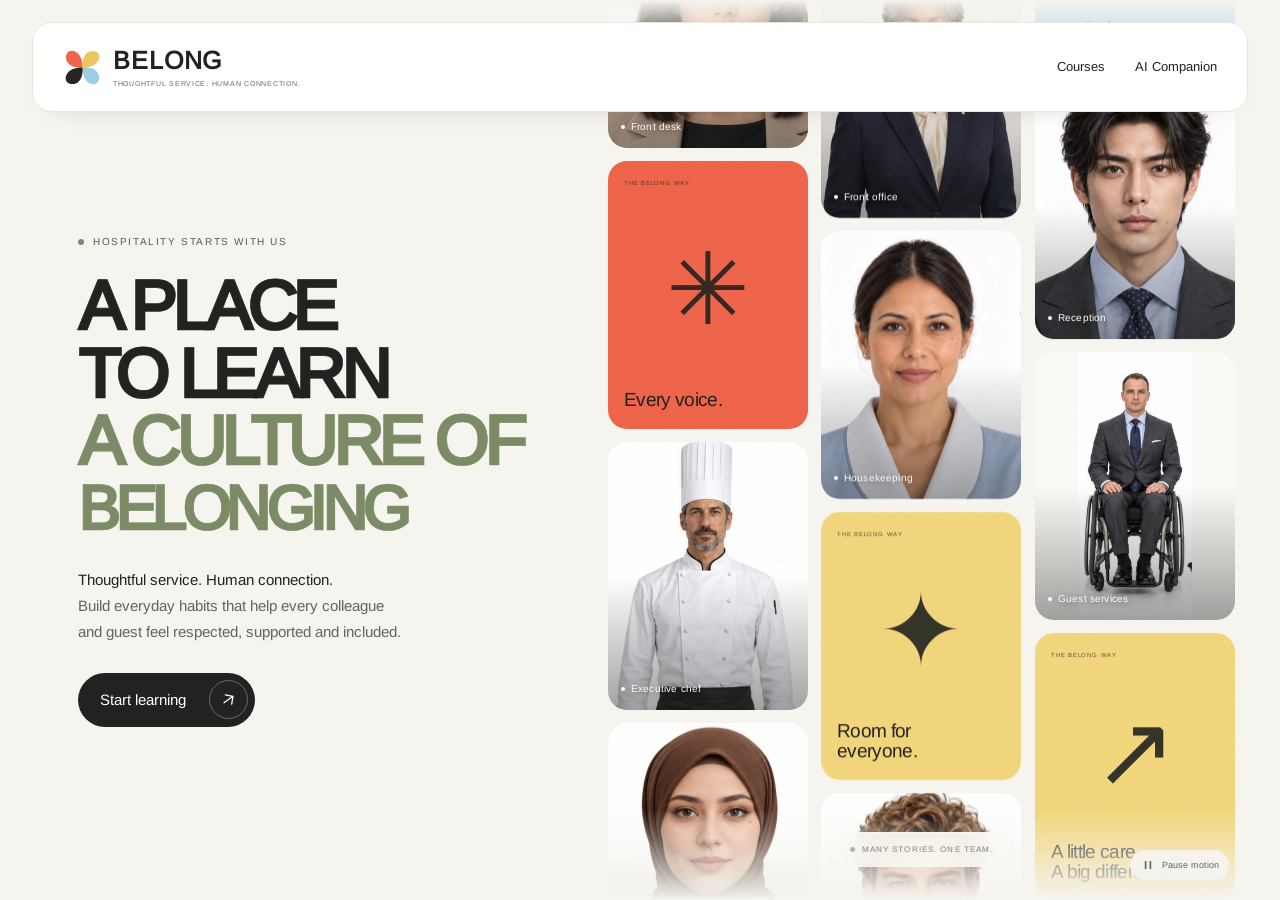
<file: index.html>
<!doctype html>
<html lang="en"><head><meta charset="utf-8"><meta name="viewport" content="width=device-width, initial-scale=1, viewport-fit=cover"><meta name="description" content="BELONG — Basic DEI learning. Thoughtful service. Human connection."><title>BELONG — Thoughtful service. Human connection.</title><link rel="stylesheet" href="styles.css"><link rel="stylesheet" href="learning.css?v=random-id-20261105"><link rel="stylesheet" href="belong-redesign.css"><link rel="stylesheet" href="module-intros.css"><link rel="stylesheet" href="home-v3.css"></head><body><section class="n-13-2 node screen belong-home" data-node-id="13:2" id="screen-13:2" data-screen="13:2" data-title="D01 · Thoughtful service. Human connection.">
<nav class="n-13-3 node navigation home-navigation design-navigation" data-node-id="13:3" aria-label="Main navigation"><p class="n-I13-3-6-12 node" data-node-id="I13:3;6:12"><span class="brand-lockup"><svg class="belong-mark" viewBox="0 0 40 40" fill="none" aria-hidden="true"><path d="M20 20C-2 22 0 0 11 3c7 2 9 10 9 17Z" fill="#ef654b"/><path d="M20 20C18-2 40 0 37 11c-2 7-10 9-17 9Z" fill="#ebc75e"/><path d="M20 20c22-2 20 20 9 17-7-2-9-10-9-17Z" fill="#9bcde6"/><path d="M20 20c2 22-20 20-17 9 2-7 10-9 17-9Z" fill="#242622"/></svg><span class="brand-name">BELONG<small>THOUGHTFUL SERVICE. HUMAN CONNECTION.</small></span></span></p>
<a class="home-courses-link" href="courses.html" data-nav="courses">Courses</a>

<a class="home-companion-link" href="companion.html" data-nav="companion">AI Companion</a>
<button class="home-menu-toggle" type="button" aria-label="Open navigation" aria-expanded="false"><span></span><span></span></button></nav>
<main class="home-main">
<div class="home-hero">
<div class="home-copy n-13-13">
<p class="hero-eyebrow"><span></span> HOSPITALITY STARTS WITH US</p>
<h1 class="home-headline"><span>A place</span><span>to learn</span><span>A culture of</span><span class="headline-last">belonging</span></h1>
<p class="hero-description">Thoughtful service. Human connection.<br>Build everyday habits that help every colleague<br class="desktop-break"> and guest feel respected, supported and included.</p>
<div class="hero-actions"><button class="hero-primary" type="button" data-go-courses>Start learning <span><svg viewBox="0 0 24 24" fill="none" aria-hidden="true"><path d="M5 12h14M12 5l7 7-7 7" stroke="currentColor" stroke-width="1.6" stroke-linecap="round" stroke-linejoin="round"/></svg></span></button></div>

</div>
<div class="people-wall" role="img" aria-label="A moving mosaic of diverse digital hotel colleagues across front desk, kitchen, housekeeping and guest services."><div class="people-mosaic" aria-hidden="true"><div class="people-column column-1"><div class="people-track"><div class="people-group"><figure class="people-tile portrait portrait-front-desk"><img src="assets/people/front-desk.jpg" alt="Digital hotel colleague in a beige front desk uniform" width="800" height="1200" decoding="async"><figcaption><span class="role-dot"></span>Front desk</figcaption></figure><div class="people-tile statement-tile tile-coral"><span class="tile-overline">THE BELONG WAY</span><span class="tile-symbol" aria-hidden="true">✳</span><span class="tile-word">Every voice.</span></div><figure class="people-tile portrait portrait-executive-chef"><img src="assets/people/executive-chef.jpg" alt="Mature digital hotel chef in a white toque and chef jacket" width="800" height="1200" decoding="async"><figcaption><span class="role-dot"></span>Executive chef</figcaption></figure><figure class="people-tile portrait portrait-guest-relations"><img src="assets/people/guest-relations.jpg" alt="Digital hotel colleague wearing a brown hijab and tailored uniform" width="800" height="1200" decoding="async"><figcaption><span class="role-dot"></span>Guest relations</figcaption></figure><div class="people-tile statement-tile tile-blue"><span class="tile-overline">THE BELONG WAY</span><span class="tile-symbol" aria-hidden="true">↗</span><span class="tile-word">More alike.<br>More together.</span></div></div><div class="people-group" aria-hidden="true"><figure class="people-tile portrait portrait-front-desk"><img src="assets/people/front-desk.jpg" alt="Digital hotel colleague in a beige front desk uniform" width="800" height="1200" decoding="async"><figcaption><span class="role-dot"></span>Front desk</figcaption></figure><div class="people-tile statement-tile tile-coral"><span class="tile-overline">THE BELONG WAY</span><span class="tile-symbol" aria-hidden="true">✳</span><span class="tile-word">Every voice.</span></div><figure class="people-tile portrait portrait-executive-chef"><img src="assets/people/executive-chef.jpg" alt="Mature digital hotel chef in a white toque and chef jacket" width="800" height="1200" decoding="async"><figcaption><span class="role-dot"></span>Executive chef</figcaption></figure><figure class="people-tile portrait portrait-guest-relations"><img src="assets/people/guest-relations.jpg" alt="Digital hotel colleague wearing a brown hijab and tailored uniform" width="800" height="1200" decoding="async"><figcaption><span class="role-dot"></span>Guest relations</figcaption></figure><div class="people-tile statement-tile tile-blue"><span class="tile-overline">THE BELONG WAY</span><span class="tile-symbol" aria-hidden="true">↗</span><span class="tile-word">More alike.<br>More together.</span></div></div></div></div><div class="people-column column-2"><div class="people-track"><div class="people-group"><figure class="people-tile portrait portrait-front-office"><img src="assets/people/front-office.jpg" alt="Mature Black digital hotel manager in a navy front office uniform" width="800" height="1200" decoding="async"><figcaption><span class="role-dot"></span>Front office</figcaption></figure><figure class="people-tile portrait portrait-housekeeping"><img src="assets/people/housekeeping.jpg" alt="Mature digital hotel colleague in a blue housekeeping uniform" width="800" height="1200" decoding="async"><figcaption><span class="role-dot"></span>Housekeeping</figcaption></figure><div class="people-tile statement-tile tile-yellow"><span class="tile-overline">THE BELONG WAY</span><span class="tile-symbol" aria-hidden="true">✦</span><span class="tile-word">Room for<br>everyone.</span></div><figure class="people-tile portrait portrait-concierge"><img src="assets/people/concierge.jpg" alt="Young digital hotel colleague with curly hair in a tailored suit" width="800" height="1200" decoding="async"><figcaption><span class="role-dot"></span>Concierge</figcaption></figure><div class="people-tile statement-tile tile-dark"><span class="tile-overline">THE BELONG WAY</span><span class="tile-symbol" aria-hidden="true">◎</span><span class="tile-word">One team.<br>Many stories.</span></div></div><div class="people-group" aria-hidden="true"><figure class="people-tile portrait portrait-front-office"><img src="assets/people/front-office.jpg" alt="Mature Black digital hotel manager in a navy front office uniform" width="800" height="1200" decoding="async"><figcaption><span class="role-dot"></span>Front office</figcaption></figure><figure class="people-tile portrait portrait-housekeeping"><img src="assets/people/housekeeping.jpg" alt="Mature digital hotel colleague in a blue housekeeping uniform" width="800" height="1200" decoding="async"><figcaption><span class="role-dot"></span>Housekeeping</figcaption></figure><div class="people-tile statement-tile tile-yellow"><span class="tile-overline">THE BELONG WAY</span><span class="tile-symbol" aria-hidden="true">✦</span><span class="tile-word">Room for<br>everyone.</span></div><figure class="people-tile portrait portrait-concierge"><img src="assets/people/concierge.jpg" alt="Young digital hotel colleague with curly hair in a tailored suit" width="800" height="1200" decoding="async"><figcaption><span class="role-dot"></span>Concierge</figcaption></figure><div class="people-tile statement-tile tile-dark"><span class="tile-overline">THE BELONG WAY</span><span class="tile-symbol" aria-hidden="true">◎</span><span class="tile-word">One team.<br>Many stories.</span></div></div></div></div><div class="people-column column-3"><div class="people-track"><div class="people-group"><div class="people-tile statement-tile tile-blue"><span class="tile-overline">THE BELONG WAY</span><span class="tile-symbol" aria-hidden="true">✳</span><span class="tile-word">You belong.</span></div><figure class="people-tile portrait portrait-reception"><img src="assets/people/reception.jpg" alt="Digital hotel colleague with dark hair in a gray reception uniform" width="800" height="1200" decoding="async"><figcaption><span class="role-dot"></span>Reception</figcaption></figure><figure class="people-tile portrait portrait-guest-services"><img src="assets/people/guest-services.jpg" alt="Digital hotel colleague in a gray suit using a wheelchair" width="800" height="1200" decoding="async"><figcaption><span class="role-dot"></span>Guest services</figcaption></figure><div class="people-tile statement-tile tile-yellow"><span class="tile-overline">THE BELONG WAY</span><span class="tile-symbol" aria-hidden="true">↗</span><span class="tile-word">A little care.<br>A big difference.</span></div><figure class="people-tile portrait portrait-hospitality"><img src="assets/people/hospitality.jpg" alt="Digital hotel colleague wearing a beige hospitality uniform" width="800" height="1200" decoding="async"><figcaption><span class="role-dot"></span>Hospitality</figcaption></figure></div><div class="people-group" aria-hidden="true"><div class="people-tile statement-tile tile-blue"><span class="tile-overline">THE BELONG WAY</span><span class="tile-symbol" aria-hidden="true">✳</span><span class="tile-word">You belong.</span></div><figure class="people-tile portrait portrait-reception"><img src="assets/people/reception.jpg" alt="Digital hotel colleague with dark hair in a gray reception uniform" width="800" height="1200" decoding="async"><figcaption><span class="role-dot"></span>Reception</figcaption></figure><figure class="people-tile portrait portrait-guest-services"><img src="assets/people/guest-services.jpg" alt="Digital hotel colleague in a gray suit using a wheelchair" width="800" height="1200" decoding="async"><figcaption><span class="role-dot"></span>Guest services</figcaption></figure><div class="people-tile statement-tile tile-yellow"><span class="tile-overline">THE BELONG WAY</span><span class="tile-symbol" aria-hidden="true">↗</span><span class="tile-word">A little care.<br>A big difference.</span></div><figure class="people-tile portrait portrait-hospitality"><img src="assets/people/hospitality.jpg" alt="Digital hotel colleague wearing a beige hospitality uniform" width="800" height="1200" decoding="async"><figcaption><span class="role-dot"></span>Hospitality</figcaption></figure></div></div></div></div><div class="wall-caption"><span class="live-dot"></span> MANY STORIES. ONE TEAM.</div></div>
<button type="button" class="motion-toggle" aria-pressed="false" aria-label="Pause portrait animation"><svg viewBox="0 0 20 20" aria-hidden="true"><path d="M7 5v10M13 5v10" stroke="currentColor" stroke-width="2"/></svg><span>Pause motion</span></button>

</div>
</main>
</section>
<script src="home.js"></script></body></html>
</file>
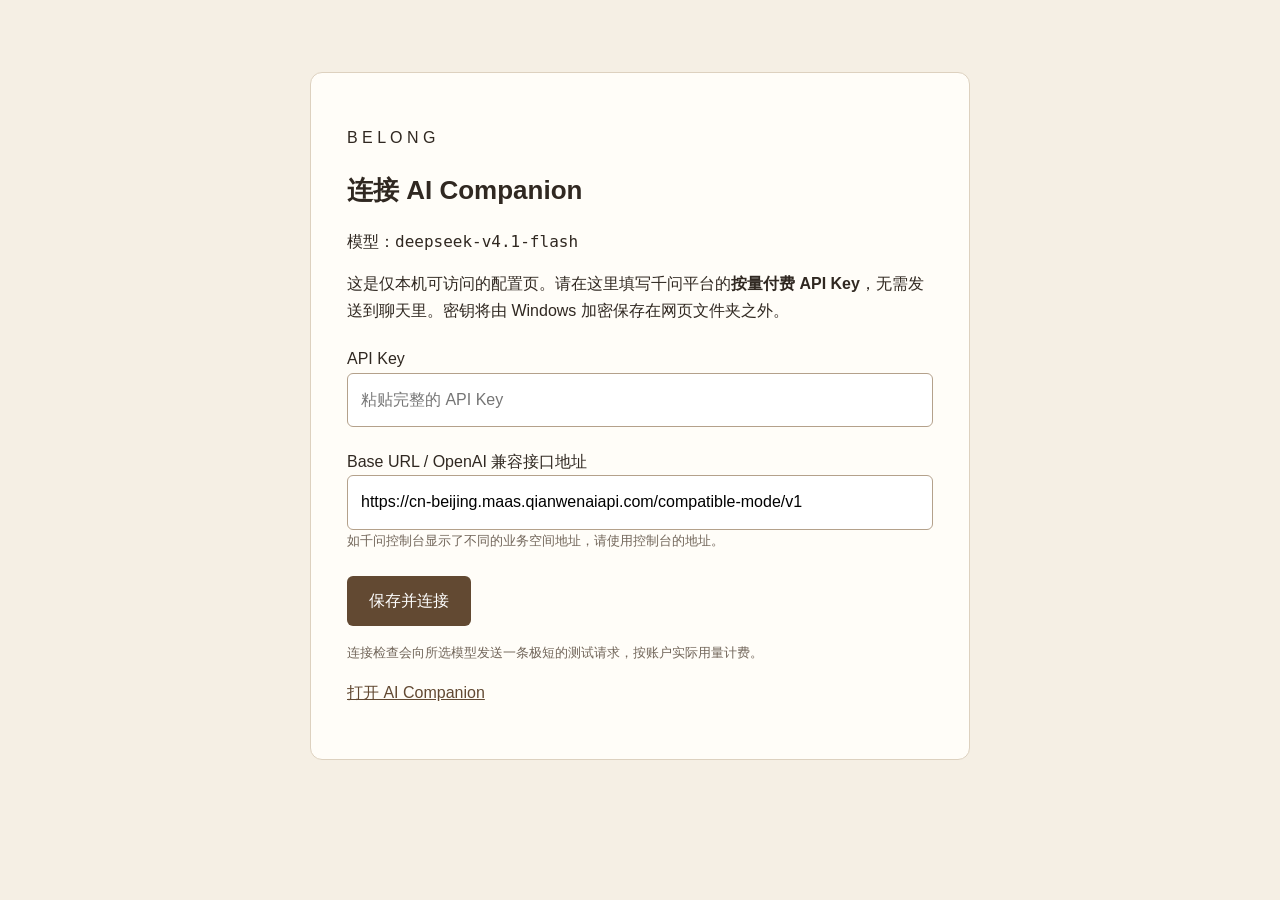
<file: chat-setup.html>
<!doctype html><html lang="zh-CN"><meta charset="utf-8"><meta name="viewport" content="width=device-width, initial-scale=1"><title>BELONG · 本机 API 配置</title><style>*{box-sizing:border-box}body{margin:0;background:#f5efe4;color:#302821;font:16px/1.65 Arial,sans-serif}main{max-width:660px;margin:8vh auto;padding:36px;background:#fffdf8;border:1px solid #ddd1bf;border-radius:12px}h1{font-size:26px}label{display:block;margin-top:22px}input{width:100%;padding:13px;border:1px solid #b4a18b;border-radius:6px;font:inherit}button,a{font:inherit}button{margin-top:24px;padding:12px 22px;background:#624932;color:white;border:0;border-radius:6px;cursor:pointer}button:disabled{opacity:.6}#status{white-space:pre-wrap}a{color:#624932}small{display:block;color:#72665a}code{overflow-wrap:anywhere}@media(max-width:700px){main{margin:20px;padding:24px}}</style><main><p>B E L O N G</p><h1>连接 AI Companion</h1><p>模型：<code>deepseek-v4.1-flash</code></p><p>这是仅本机可访问的配置页。请在这里填写千问平台的<strong>按量付费 API Key</strong>，无需发送到聊天里。密钥将由 Windows 加密保存在网页文件夹之外。</p><form id="setup"><label for="key">API Key</label><input id="key" type="password" autocomplete="off" required placeholder="粘贴完整的 API Key"><label for="base">Base URL / OpenAI 兼容接口地址</label><input id="base" type="url" required value="https://cn-beijing.maas.qianwenaiapi.com/compatible-mode/v1"><small>如千问控制台显示了不同的业务空间地址，请使用控制台的地址。</small><button id="connect" type="submit">保存并连接</button><p id="status" role="status" aria-live="polite"></p></form><small>连接检查会向所选模型发送一条极短的测试请求，按账户实际用量计费。</small><p><a href="/#14:45">打开 AI Companion</a></p></main><script>const form=document.querySelector('form'),button=document.querySelector('button'),status=document.querySelector('#status');form.addEventListener('submit',async e=>{e.preventDefault();button.disabled=true;status.textContent='正在验证模型连接并加密保存…';try{const response=await fetch(location.pathname+'/config',{method:'POST',headers:{'Content-Type':'application/json'},body:JSON.stringify({apiKey:document.querySelector('#key').value,baseUrl:document.querySelector('#base').value})});const result=await response.json();if(!response.ok)throw Error(result.error||'连接失败，请检查账户设置。');document.querySelector('#key').value='';status.textContent='连接成功！密钥已加密保存。现在可以打开 AI Companion 自由聊天。';}catch(error){status.textContent=error.message;}finally{button.disabled=false;}});</script></html>
</file>
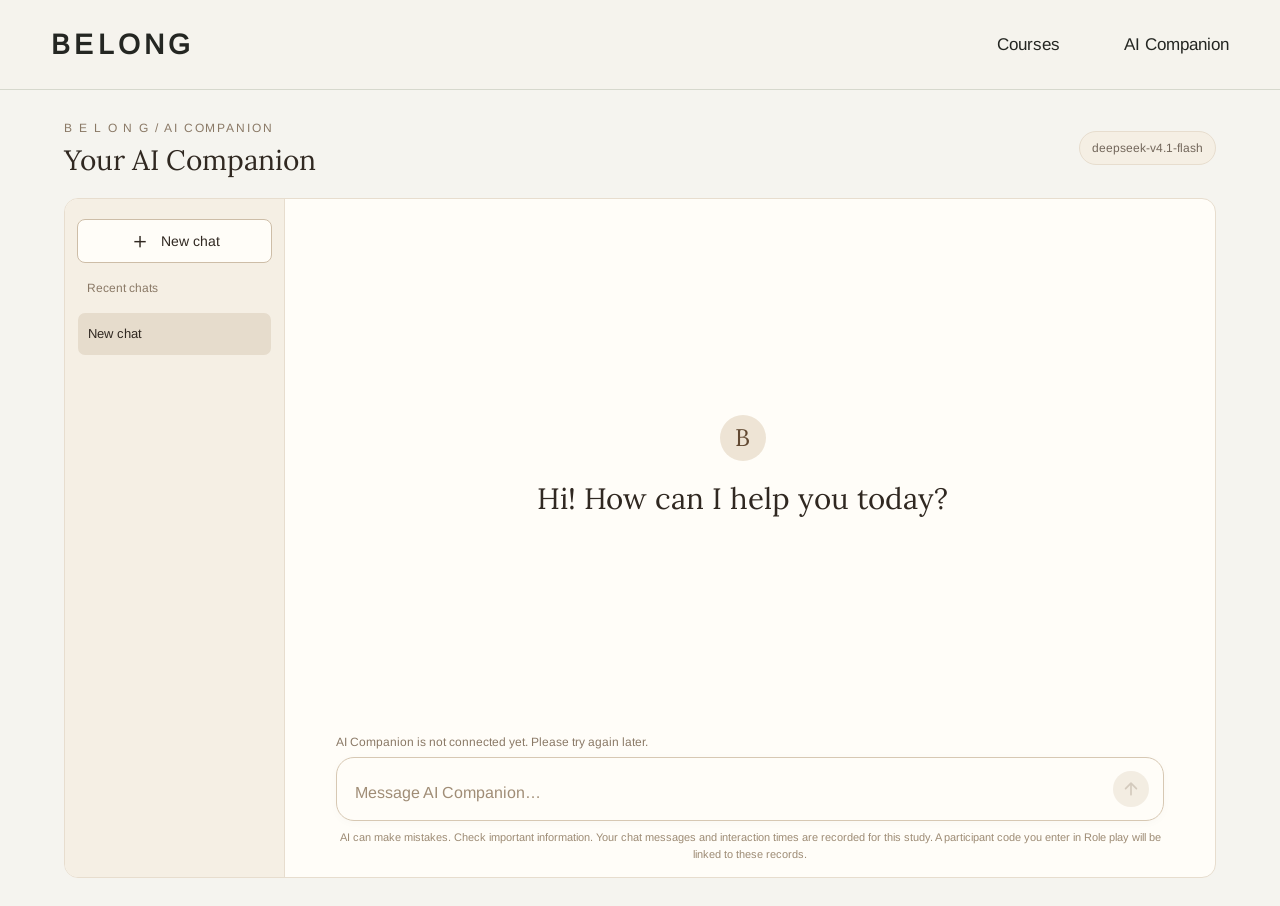
<file: companion.html>
<!doctype html><html lang="en"><head><meta charset="utf-8"><meta name="viewport" content="width=device-width,initial-scale=1"><title>AI Companion · BELONG</title><link rel="stylesheet" href="styles.css"><link rel="stylesheet" href="belong-redesign.css"><link rel="stylesheet" href="v3.css"><link rel="stylesheet" href="chat-companion.css"></head><body><section class="n-14-45 node screen" data-node-id="14:45" id="screen-14:45" data-screen="14:45" data-title="D05 · Your AI Companion"><header class="v3-nav"><a class="v3-brand" href="index.html">BELONG</a><nav aria-label="Main navigation"><a href="courses.html">Courses</a><a href="companion.html">AI Companion</a></nav></header><main class="n-14-52 node content chat-page" data-node-id="14:52"><header class="companion-topbar"><div><p class="companion-eyebrow">B E L O N G / AI COMPANION</p><h1>Your AI Companion</h1></div><span class="companion-model">deepseek-v4.1-flash</span></header>
<div class="companion-app" data-chat-app><aside class="chat-sidebar" aria-label="Chat history"><button type="button" class="chat-new" data-chat-new><span aria-hidden="true">＋</span> New chat</button><p class="chat-history-title">Recent chats</p><nav class="chat-history" aria-label="Recent chats" data-chat-history></nav></aside><section class="chat-workspace" aria-label="Conversation"><div class="chat-messages" role="log" aria-label="Messages" aria-live="off" data-chat-messages></div><div class="chat-bottom"><p class="chat-status" role="status" aria-live="polite" data-chat-status></p><form class="chat-composer" data-chat-form><label class="chat-sr-only" for="companion-message">Message AI Companion</label><textarea id="companion-message" name="message" rows="1" placeholder="Message AI Companion…" maxlength="12000" data-chat-input></textarea><button type="submit" class="chat-send" aria-label="Send message" data-chat-send disabled><svg viewBox="0 0 24 24" fill="none" aria-hidden="true"><path d="M12 19V5M5.5 11.5 12 5l6.5 6.5" stroke="currentColor" stroke-width="2" stroke-linecap="round" stroke-linejoin="round"/></svg></button><button type="button" class="chat-send chat-stop" aria-label="Stop generating" data-chat-stop hidden><svg viewBox="0 0 24 24" fill="currentColor" aria-hidden="true"><rect x="6" y="6" width="12" height="12" rx="2"/></svg></button></form><p class="chat-disclaimer">AI can make mistakes. Check important information. Your chat messages and interaction times are recorded for this study. A participant code you enter in Role play will be linked to these records.</p></div></section></div></main></section><script src="config.js"></script><script src="ai-activity.js"></script><script src="chat-companion.js"></script></body></html>
</file>
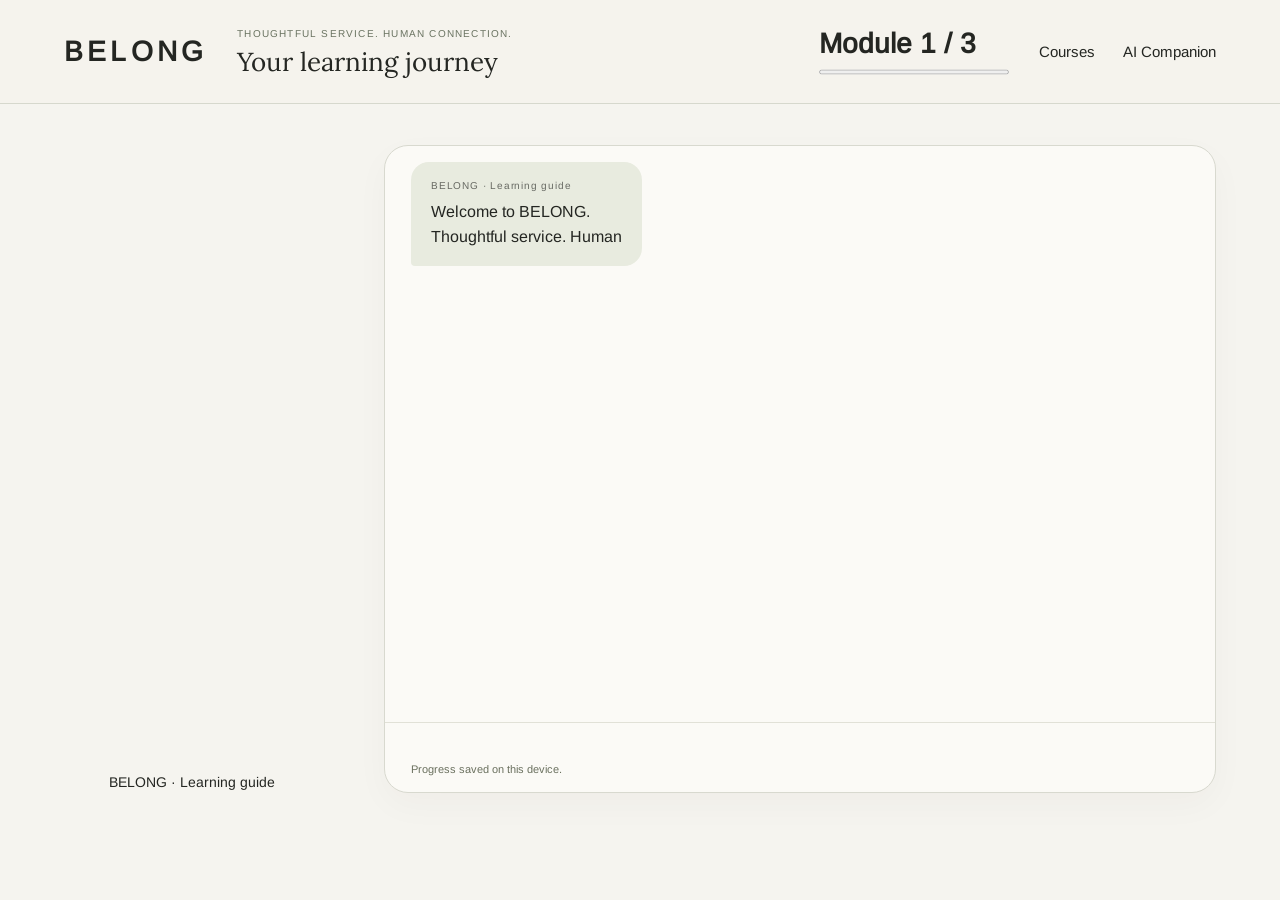
<file: courses.html>
<!doctype html><html lang="en"><head><meta charset="utf-8"><meta name="viewport" content="width=device-width,initial-scale=1"><title>Courses · BELONG</title><link rel="stylesheet" href="styles.css"><link rel="stylesheet" href="belong-redesign.css"><link rel="stylesheet" href="v3.css"><link rel="stylesheet" href="course-layout.css"><style>.course-shell .mentor-footage #standing{background:var(--paper);border:0;outline:0;box-shadow:none}</style></head><body><header class="v3-nav course-navigation"><a class="v3-brand" href="index.html">BELONG</a><div class="course-navigation-title"><p class="section-eyebrow">THOUGHTFUL SERVICE. HUMAN CONNECTION.</p><h1>Your learning journey</h1></div><div class="course-navigation-progress"><p id="chapter-progress"></p><progress id="course-progress" max="7" value="0" aria-label="Course progress"></progress></div><nav aria-label="Main navigation"><a href="courses.html">Courses</a><a href="companion.html">AI Companion</a></nav></header><main class="course-shell"><aside class="mentor-panel"><div class="mentor-frame"><div class="mentor-footage"><video id="standing" src="assets/model_standing.mp4?v=standing-20261116" autoplay muted loop playsinline aria-hidden="true" tabindex="-1"></video><video id="moving" src="assets/model_moving.mp4" autoplay muted loop playsinline aria-hidden="true" tabindex="-1" hidden></video></div></div><p class="mentor-name">BELONG · Learning guide</p></aside><section class="conversation" aria-label="Guided learning"><div id="transcript" role="log" aria-label="Learning conversation" aria-live="polite"></div><div id="interaction"></div><p id="status" role="status"></p><p id="saved-status" class="course-save-status">Progress saved on this device.</p></section></main><dialog id="practice-dialog" aria-labelledby="practice-title"><div class="player-top"><h2 id="practice-title">Practice</h2><button id="close-practice" type="button">Close ×</button></div><div id="practice-content"></div><p id="practice-status" role="status"></p></dialog><dialog id="reflection-dialog" aria-labelledby="reflection-title"><div class="player-top"><h2 id="reflection-title">Role play</h2><button id="close-reflection" type="button">Close ×</button></div><div id="reflection-content"></div><p id="reflection-status" role="status"></p></dialog><dialog id="video-dialog" aria-labelledby="player-title"><div class="player-top"><h2 id="player-title"></h2><button id="close-player" aria-label="Close video">Close ×</button></div><video id="lesson-video" playsinline preload="metadata"></video><div class="player-controls"><button id="play-pause">Play</button><label>Volume <input id="volume" type="range" min="0" max="1" step=".05" value="1"></label><span id="video-time">00:00 / 00:00</span><button id="fullscreen">Full screen</button></div><progress id="watch-progress" max="100" value="0" aria-label="Video progress"></progress><p id="player-status" role="status"></p><p class="resize-hint">Drag the lower-right corner to resize.</p></dialog><script src="config.js"></script><script src="practice-data.js"></script><script src="reflection-submissions.js"></script><script src="course-content.js"></script><script src="courses.js"></script></body></html>
</file>
<file: styles.css>
@font-face{font-family:Lora;src:url('assets/Lora.ttf') format('truetype');font-style:normal;font-weight:400;font-display:swap}
@font-face{font-family:Arimo;src:url('assets/Arimo.ttf') format('truetype');font-style:normal;font-weight:400;font-display:swap}
*{box-sizing:border-box}html{background:#fffdf8;scroll-behavior:auto}body{margin:0;color:#302821;font-family:Arimo,Arial,sans-serif;font-size:16px}p,h1,h2,blockquote{margin:0;font-weight:400}button,textarea{font:inherit}a{color:inherit;text-decoration:none}button{appearance:none;text-align:left;border:0;cursor:pointer}button:disabled{cursor:default}a:focus-visible,button:focus-visible,textarea:focus-visible{outline:3px solid #b4946b;outline-offset:4px}.screen{max-width:1440px;margin:0 auto;min-height:100vh}.screen[hidden]{display:none!important}.screen:first-child{background:#302820}.navigation{flex-shrink:0!important}.navigation>p,.navigation>a{flex-shrink:0!important}.navigation>p:first-child,.navigation>a:first-child{flex-shrink:1!important}.artwork{display:block;object-fit:cover;flex-shrink:1}.action{flex-shrink:0!important}.action>p{width:100%!important;min-height:20px!important}.answer-option>p{width:100%!important}h1:focus{outline:none}.response-field{display:block;resize:vertical;padding:0;border:0;background:transparent;color:#302821!important;max-width:100%;overflow:hidden}.response-field::placeholder{color:#72665a;opacity:1}.prototype-note{height:auto;max-width:100%;overflow-wrap:anywhere}.courses>article{flex:1 1 0;min-width:0}.editorial>div{flex-shrink:1}.screen:has(.content h1:first-of-type){isolation:isolate}
@media(min-width:1441px){body:has(.screen:first-child:not([hidden])){background:#302820}}
@media(max-width:1100px){.navigation{padding-left:40px!important;padding-right:40px!important;gap:24px!important}.navigation>p:first-child,.navigation>a:first-child{flex:1!important;min-width:140px!important}.navigation>p:not(:first-child),.navigation>a:not(:first-child){width:auto!important}.content{padding:48px 40px!important}.hero-title{font-size:50px!important;line-height:58px!important}.editorial{gap:32px!important}.editorial>div{width:50%!important}.editorial>.artwork{width:50%!important}.course-card{padding:20px!important}.course-card h2{font-size:22px!important}.action{max-width:100%!important}}
@media(max-width:760px){.navigation{height:auto!important;min-height:112px;flex-wrap:wrap!important;padding:20px 24px!important;gap:16px 24px!important}.navigation>p:first-child,.navigation>a:first-child{flex-basis:100%!important;width:100%!important}.content{padding:36px 24px!important}.content>h1{font-size:36px!important;line-height:44px!important}.editorial{width:100%!important;flex-direction:column!important;gap:28px!important}.editorial>div,.editorial>.artwork{width:100%!important}.editorial>.artwork{height:auto;aspect-ratio:1.875;min-height:0!important}.hero-title{font-size:46px!important;line-height:54px!important}.courses{width:100%!important;flex-direction:column!important}.courses>article{width:100%!important;flex:auto}.action{min-height:52px}.answer-option{width:100%!important}.response-input{width:100%!important}.node{max-width:100%!important}}

.n-13-2{background:rgba(255,253,248,1);display:flex;flex-direction:column;gap:0px;padding:0px 0px 0px 0px;align-items:flex-start;justify-content:flex-start;width:100%;max-width:100%;min-width:0;flex-shrink:1}
.n-13-3{background:rgba(48,40,32,1);display:flex;flex-direction:row;gap:32px;padding:24px 64px 24px 64px;align-items:center;justify-content:flex-start;width:1440px;max-width:100%;min-width:0;flex-shrink:1;min-height:88px;height:88px}
.n-I13-3-6-12{color:rgba(255,253,248,1);font-family:"Lora",serif;font-size:24px;font-weight:400;line-height:32px;text-align:left;white-space:pre-wrap;overflow-wrap:break-word;width:540px;max-width:100%;min-width:0;flex-shrink:1;min-height:32px}
.n-I13-3-6-13{color:rgba(255,253,248,1);font-family:"Arimo",sans-serif;font-size:14px;font-weight:400;line-height:20px;text-align:left;white-space:pre-wrap;overflow-wrap:break-word;width:100px;max-width:100%;min-width:0;flex-shrink:1;min-height:20px}
.n-I13-3-6-14{color:rgba(255,253,248,1);font-family:"Arimo",sans-serif;font-size:14px;font-weight:400;line-height:20px;text-align:left;white-space:pre-wrap;overflow-wrap:break-word;width:100px;max-width:100%;min-width:0;flex-shrink:1;min-height:20px}
.n-I13-3-6-15{color:rgba(255,253,248,1);font-family:"Arimo",sans-serif;font-size:14px;font-weight:400;line-height:20px;text-align:left;white-space:pre-wrap;overflow-wrap:break-word;width:112px;max-width:100%;min-width:0;flex-shrink:1;min-height:20px}
.n-I13-3-6-16{color:rgba(255,253,248,1);font-family:"Arimo",sans-serif;font-size:14px;font-weight:400;line-height:20px;text-align:left;white-space:pre-wrap;overflow-wrap:break-word;width:100px;max-width:100%;min-width:0;flex-shrink:1;min-height:20px}
.n-13-9{background:rgba(48,40,32,1);display:flex;flex-direction:column;gap:24px;padding:64px 64px 64px 64px;align-items:flex-start;justify-content:flex-start;width:100%;max-width:100%;min-width:0;flex-shrink:1}
.n-13-10{color:rgba(255,253,248,1);font-family:"Arimo",sans-serif;font-size:14px;font-weight:400;line-height:20px;text-align:left;white-space:pre-wrap;overflow-wrap:break-word;width:100%;max-width:100%;min-width:0;flex-shrink:1;min-height:24px}
.n-13-11{color:rgba(255,253,248,1);font-family:"Lora",serif;font-size:46px;font-weight:400;line-height:56px;text-align:left;white-space:pre-wrap;overflow-wrap:break-word;width:100%;max-width:100%;min-width:0;flex-shrink:1;min-height:56px}
.n-13-12{background:rgba(48,40,32,1);display:flex;flex-direction:row;gap:40px;padding:0px 0px 0px 0px;align-items:flex-start;justify-content:flex-start;width:1240px;max-width:100%;min-width:0;flex-shrink:1}
.n-13-13{background:rgba(48,40,32,1);display:flex;flex-direction:column;gap:24px;padding:0px 0px 0px 0px;align-items:flex-start;justify-content:flex-start;width:600px;max-width:100%;min-width:0;flex-shrink:1}
.n-13-14{color:rgba(255,253,248,1);font-family:"Lora",serif;font-size:62px;font-weight:400;line-height:70px;text-align:left;white-space:pre-wrap;overflow-wrap:break-word;width:600px;max-width:100%;min-width:0;flex-shrink:1;min-height:210px}
.n-13-15{color:rgba(255,253,248,1);font-family:"Arimo",sans-serif;font-size:16px;font-weight:400;line-height:25px;text-align:left;white-space:pre-wrap;overflow-wrap:break-word;width:560px;max-width:100%;min-width:0;flex-shrink:1;min-height:50px}
.n-13-18{width:600px;max-width:100%;min-width:0;flex-shrink:1;min-height:320px}
.n-13-19{background:rgba(48,40,32,1);display:flex;flex-direction:row;gap:24px;padding:0px 0px 0px 0px;align-items:flex-start;justify-content:flex-start;width:1308px;max-width:100%;min-width:0;flex-shrink:1}
.n-13-20{background:rgba(245,239,228,1);display:flex;flex-direction:column;gap:24px;padding:24px 24px 24px 24px;align-items:flex-start;justify-content:flex-start;width:420px;max-width:100%;min-width:0;flex-shrink:1}
.n-13-21{color:rgba(48,40,33,1);font-family:"Lora",serif;font-size:24px;font-weight:400;line-height:32px;text-align:left;white-space:pre-wrap;overflow-wrap:break-word;width:372px;max-width:100%;min-width:0;flex-shrink:1;min-height:32px}
.n-13-22{color:rgba(114,102,90,1);font-family:"Arimo",sans-serif;font-size:14px;font-weight:400;line-height:20px;text-align:left;white-space:pre-wrap;overflow-wrap:break-word;width:372px;max-width:100%;min-width:0;flex-shrink:1;min-height:24px}
.n-13-23{background:rgba(255,253,248,1);border-radius:2px;display:flex;flex-direction:row;gap:0px;padding:16px 16px 16px 16px;align-items:center;justify-content:center;width:240px;max-width:100%;min-width:0;flex-shrink:1;min-height:52px}
.n-I13-23-6-5{color:rgba(48,40,33,1);font-family:"Arimo",sans-serif;font-size:14px;font-weight:400;line-height:20px;text-align:center;white-space:pre-wrap;overflow-wrap:break-word;width:208px;max-width:100%;min-width:0;flex-shrink:1;min-height:20px}
.n-13-25{background:rgba(245,239,228,1);display:flex;flex-direction:column;gap:24px;padding:24px 24px 24px 24px;align-items:flex-start;justify-content:flex-start;width:420px;max-width:100%;min-width:0;flex-shrink:1}
.n-13-26{color:rgba(48,40,33,1);font-family:"Lora",serif;font-size:24px;font-weight:400;line-height:32px;text-align:left;white-space:pre-wrap;overflow-wrap:break-word;width:372px;max-width:100%;min-width:0;flex-shrink:1;min-height:32px}
.n-13-27{color:rgba(114,102,90,1);font-family:"Arimo",sans-serif;font-size:14px;font-weight:400;line-height:20px;text-align:left;white-space:pre-wrap;overflow-wrap:break-word;width:372px;max-width:100%;min-width:0;flex-shrink:1;min-height:24px}
.n-13-28{background:rgba(255,253,248,1);border-radius:2px;display:flex;flex-direction:row;gap:0px;padding:16px 16px 16px 16px;align-items:center;justify-content:center;width:240px;max-width:100%;min-width:0;flex-shrink:1;min-height:52px}
.n-I13-28-6-5{color:rgba(48,40,33,1);font-family:"Arimo",sans-serif;font-size:14px;font-weight:400;line-height:20px;text-align:center;white-space:pre-wrap;overflow-wrap:break-word;width:208px;max-width:100%;min-width:0;flex-shrink:1;min-height:20px}
.n-13-30{background:rgba(245,239,228,1);display:flex;flex-direction:column;gap:24px;padding:24px 24px 24px 24px;align-items:flex-start;justify-content:flex-start;width:420px;max-width:100%;min-width:0;flex-shrink:1}
.n-13-31{color:rgba(48,40,33,1);font-family:"Lora",serif;font-size:24px;font-weight:400;line-height:32px;text-align:left;white-space:pre-wrap;overflow-wrap:break-word;width:372px;max-width:100%;min-width:0;flex-shrink:1;min-height:32px}
.n-13-32{color:rgba(114,102,90,1);font-family:"Arimo",sans-serif;font-size:14px;font-weight:400;line-height:20px;text-align:left;white-space:pre-wrap;overflow-wrap:break-word;width:372px;max-width:100%;min-width:0;flex-shrink:1;min-height:24px}
.n-13-33{background:rgba(255,253,248,1);border-radius:2px;display:flex;flex-direction:row;gap:0px;padding:16px 16px 16px 16px;align-items:center;justify-content:center;width:240px;max-width:100%;min-width:0;flex-shrink:1;min-height:52px}
.n-I13-33-6-5{color:rgba(48,40,33,1);font-family:"Arimo",sans-serif;font-size:14px;font-weight:400;line-height:20px;text-align:center;white-space:pre-wrap;overflow-wrap:break-word;width:208px;max-width:100%;min-width:0;flex-shrink:1;min-height:20px}
.n-13-35{background:rgba(255,253,248,1);display:flex;flex-direction:column;gap:0px;padding:0px 0px 0px 0px;align-items:flex-start;justify-content:flex-start;width:100%;max-width:100%;min-width:0;flex-shrink:1}
.n-13-36{background:rgba(48,40,32,1);display:flex;flex-direction:row;gap:32px;padding:24px 64px 24px 64px;align-items:center;justify-content:flex-start;width:1440px;max-width:100%;min-width:0;flex-shrink:1;min-height:88px;height:88px}
.n-I13-36-6-12{color:rgba(255,253,248,1);font-family:"Lora",serif;font-size:24px;font-weight:400;line-height:32px;text-align:left;white-space:pre-wrap;overflow-wrap:break-word;width:540px;max-width:100%;min-width:0;flex-shrink:1;min-height:32px}
.n-I13-36-6-13{color:rgba(255,253,248,1);font-family:"Arimo",sans-serif;font-size:14px;font-weight:400;line-height:20px;text-align:left;white-space:pre-wrap;overflow-wrap:break-word;width:100px;max-width:100%;min-width:0;flex-shrink:1;min-height:20px}
.n-I13-36-6-14{color:rgba(255,253,248,1);font-family:"Arimo",sans-serif;font-size:14px;font-weight:400;line-height:20px;text-align:left;white-space:pre-wrap;overflow-wrap:break-word;width:100px;max-width:100%;min-width:0;flex-shrink:1;min-height:20px}
.n-I13-36-6-15{color:rgba(255,253,248,1);font-family:"Arimo",sans-serif;font-size:14px;font-weight:400;line-height:20px;text-align:left;white-space:pre-wrap;overflow-wrap:break-word;width:112px;max-width:100%;min-width:0;flex-shrink:1;min-height:20px}
.n-I13-36-6-16{color:rgba(255,253,248,1);font-family:"Arimo",sans-serif;font-size:14px;font-weight:400;line-height:20px;text-align:left;white-space:pre-wrap;overflow-wrap:break-word;width:100px;max-width:100%;min-width:0;flex-shrink:1;min-height:20px}
.n-13-42{background:rgba(255,253,248,1);display:flex;flex-direction:column;gap:24px;padding:64px 64px 64px 64px;align-items:flex-start;justify-content:flex-start;width:100%;max-width:100%;min-width:0;flex-shrink:1}
.n-13-43{color:rgba(114,102,90,1);font-family:"Arimo",sans-serif;font-size:14px;font-weight:400;line-height:20px;text-align:left;white-space:pre-wrap;overflow-wrap:break-word;width:100%;max-width:100%;min-width:0;flex-shrink:1;min-height:24px}
.n-13-44{color:rgba(48,40,33,1);font-family:"Lora",serif;font-size:46px;font-weight:400;line-height:56px;text-align:left;white-space:pre-wrap;overflow-wrap:break-word;width:100%;max-width:100%;min-width:0;flex-shrink:1;min-height:56px}
.n-13-45{background:rgba(255,253,248,1);display:flex;flex-direction:row;gap:40px;padding:0px 0px 0px 0px;align-items:flex-start;justify-content:flex-start;width:1280px;max-width:100%;min-width:0;flex-shrink:1}
.n-13-46{width:440px;max-width:100%;min-width:0;flex-shrink:1;min-height:380px}
.n-13-47{background:rgba(255,253,248,1);display:flex;flex-direction:column;gap:24px;padding:0px 0px 0px 0px;align-items:flex-start;justify-content:flex-start;width:800px;max-width:100%;min-width:0;flex-shrink:1}
.n-13-48{color:rgba(48,40,33,1);font-family:"Lora",serif;font-size:36px;font-weight:400;line-height:44px;text-align:left;white-space:pre-wrap;overflow-wrap:break-word;width:800px;max-width:100%;min-width:0;flex-shrink:1;min-height:44px}
.n-13-49{color:rgba(48,40,33,1);font-family:"Arimo",sans-serif;font-size:16px;font-weight:400;line-height:25px;text-align:left;white-space:pre-wrap;overflow-wrap:break-word;width:800px;max-width:100%;min-width:0;flex-shrink:1;min-height:25px}
.n-13-50{color:rgba(48,40,33,1);font-family:"Arimo",sans-serif;font-size:16px;font-weight:400;line-height:25px;text-align:left;white-space:pre-wrap;overflow-wrap:break-word;width:800px;max-width:100%;min-width:0;flex-shrink:1;min-height:100px}
.n-13-52{background:rgba(98,73,50,1);border-radius:2px;display:flex;flex-direction:row;gap:0px;padding:16px 16px 16px 16px;align-items:center;justify-content:center;width:240px;max-width:100%;min-width:0;flex-shrink:1;min-height:52px}
.n-I13-52-6-3{color:rgba(255,253,248,1);font-family:"Arimo",sans-serif;font-size:14px;font-weight:400;line-height:20px;text-align:center;white-space:pre-wrap;overflow-wrap:break-word;width:208px;max-width:100%;min-width:0;flex-shrink:1;min-height:20px}
.n-14-17{background:rgba(255,253,248,1);display:flex;flex-direction:column;gap:0px;padding:0px 0px 0px 0px;align-items:flex-start;justify-content:flex-start;width:100%;max-width:100%;min-width:0;flex-shrink:1}
.n-14-18{background:rgba(48,40,32,1);display:flex;flex-direction:row;gap:32px;padding:24px 64px 24px 64px;align-items:center;justify-content:flex-start;width:1440px;max-width:100%;min-width:0;flex-shrink:1;min-height:88px;height:88px}
.n-I14-18-6-12{color:rgba(255,253,248,1);font-family:"Lora",serif;font-size:24px;font-weight:400;line-height:32px;text-align:left;white-space:pre-wrap;overflow-wrap:break-word;width:540px;max-width:100%;min-width:0;flex-shrink:1;min-height:32px}
.n-I14-18-6-13{color:rgba(255,253,248,1);font-family:"Arimo",sans-serif;font-size:14px;font-weight:400;line-height:20px;text-align:left;white-space:pre-wrap;overflow-wrap:break-word;width:100px;max-width:100%;min-width:0;flex-shrink:1;min-height:20px}
.n-I14-18-6-14{color:rgba(255,253,248,1);font-family:"Arimo",sans-serif;font-size:14px;font-weight:400;line-height:20px;text-align:left;white-space:pre-wrap;overflow-wrap:break-word;width:100px;max-width:100%;min-width:0;flex-shrink:1;min-height:20px}
.n-I14-18-6-15{color:rgba(255,253,248,1);font-family:"Arimo",sans-serif;font-size:14px;font-weight:400;line-height:20px;text-align:left;white-space:pre-wrap;overflow-wrap:break-word;width:112px;max-width:100%;min-width:0;flex-shrink:1;min-height:20px}
.n-I14-18-6-16{color:rgba(255,253,248,1);font-family:"Arimo",sans-serif;font-size:14px;font-weight:400;line-height:20px;text-align:left;white-space:pre-wrap;overflow-wrap:break-word;width:100px;max-width:100%;min-width:0;flex-shrink:1;min-height:20px}
.n-14-24{background:rgba(255,253,248,1);display:flex;flex-direction:column;gap:24px;padding:64px 64px 64px 64px;align-items:flex-start;justify-content:flex-start;width:100%;max-width:100%;min-width:0;flex-shrink:1}
.n-14-25{color:rgba(114,102,90,1);font-family:"Arimo",sans-serif;font-size:14px;font-weight:400;line-height:20px;text-align:left;white-space:pre-wrap;overflow-wrap:break-word;width:100%;max-width:100%;min-width:0;flex-shrink:1;min-height:24px}
.n-14-26{color:rgba(48,40,33,1);font-family:"Lora",serif;font-size:46px;font-weight:400;line-height:56px;text-align:left;white-space:pre-wrap;overflow-wrap:break-word;width:100%;max-width:100%;min-width:0;flex-shrink:1;min-height:56px}
.n-14-27{color:rgba(48,40,33,1);font-family:"Arimo",sans-serif;font-size:28px;font-weight:400;line-height:36px;text-align:left;white-space:pre-wrap;overflow-wrap:break-word;width:100%;max-width:100%;min-width:0;flex-shrink:1;min-height:36px}
.n-14-28{background:rgba(98,73,50,1);border-radius:2px;display:flex;flex-direction:row;gap:0px;padding:16px 16px 16px 16px;align-items:center;justify-content:center;width:240px;max-width:100%;min-width:0;flex-shrink:1;min-height:52px}
.n-I14-28-6-3{color:rgba(255,253,248,1);font-family:"Arimo",sans-serif;font-size:14px;font-weight:400;line-height:20px;text-align:center;white-space:pre-wrap;overflow-wrap:break-word;width:208px;max-width:100%;min-width:0;flex-shrink:1;min-height:20px}
.n-14-31{background:rgba(255,253,248,1);display:flex;flex-direction:column;gap:0px;padding:0px 0px 0px 0px;align-items:flex-start;justify-content:flex-start;width:100%;max-width:100%;min-width:0;flex-shrink:1}
.n-14-32{background:rgba(48,40,32,1);display:flex;flex-direction:row;gap:32px;padding:24px 64px 24px 64px;align-items:center;justify-content:flex-start;width:1440px;max-width:100%;min-width:0;flex-shrink:1;min-height:88px;height:88px}
.n-I14-32-6-12{color:rgba(255,253,248,1);font-family:"Lora",serif;font-size:24px;font-weight:400;line-height:32px;text-align:left;white-space:pre-wrap;overflow-wrap:break-word;width:540px;max-width:100%;min-width:0;flex-shrink:1;min-height:32px}
.n-I14-32-6-13{color:rgba(255,253,248,1);font-family:"Arimo",sans-serif;font-size:14px;font-weight:400;line-height:20px;text-align:left;white-space:pre-wrap;overflow-wrap:break-word;width:100px;max-width:100%;min-width:0;flex-shrink:1;min-height:20px}
.n-I14-32-6-14{color:rgba(255,253,248,1);font-family:"Arimo",sans-serif;font-size:14px;font-weight:400;line-height:20px;text-align:left;white-space:pre-wrap;overflow-wrap:break-word;width:100px;max-width:100%;min-width:0;flex-shrink:1;min-height:20px}
.n-I14-32-6-15{color:rgba(255,253,248,1);font-family:"Arimo",sans-serif;font-size:14px;font-weight:400;line-height:20px;text-align:left;white-space:pre-wrap;overflow-wrap:break-word;width:112px;max-width:100%;min-width:0;flex-shrink:1;min-height:20px}
.n-I14-32-6-16{color:rgba(255,253,248,1);font-family:"Arimo",sans-serif;font-size:14px;font-weight:400;line-height:20px;text-align:left;white-space:pre-wrap;overflow-wrap:break-word;width:100px;max-width:100%;min-width:0;flex-shrink:1;min-height:20px}
.n-14-38{background:rgba(255,253,248,1);display:flex;flex-direction:column;gap:24px;padding:64px 64px 64px 64px;align-items:flex-start;justify-content:flex-start;width:100%;max-width:100%;min-width:0;flex-shrink:1}
.n-14-39{color:rgba(114,102,90,1);font-family:"Arimo",sans-serif;font-size:14px;font-weight:400;line-height:20px;text-align:left;white-space:pre-wrap;overflow-wrap:break-word;width:100%;max-width:100%;min-width:0;flex-shrink:1;min-height:24px}
.n-14-40{color:rgba(48,40,33,1);font-family:"Lora",serif;font-size:46px;font-weight:400;line-height:56px;text-align:left;white-space:pre-wrap;overflow-wrap:break-word;width:100%;max-width:100%;min-width:0;flex-shrink:1;min-height:56px}
.n-14-41{color:rgba(48,40,33,1);font-family:"Arimo",sans-serif;font-size:28px;font-weight:400;line-height:36px;text-align:left;white-space:pre-wrap;overflow-wrap:break-word;width:100%;max-width:100%;min-width:0;flex-shrink:1;min-height:72px}
.n-14-45{background:rgba(255,253,248,1);display:flex;flex-direction:column;gap:0px;padding:0px 0px 0px 0px;align-items:flex-start;justify-content:flex-start;width:100%;max-width:100%;min-width:0;flex-shrink:1}
.n-14-46{background:rgba(48,40,32,1);display:flex;flex-direction:row;gap:32px;padding:24px 64px 24px 64px;align-items:center;justify-content:flex-start;width:1440px;max-width:100%;min-width:0;flex-shrink:1;min-height:88px;height:88px}
.n-I14-46-6-12{color:rgba(255,253,248,1);font-family:"Lora",serif;font-size:24px;font-weight:400;line-height:32px;text-align:left;white-space:pre-wrap;overflow-wrap:break-word;width:540px;max-width:100%;min-width:0;flex-shrink:1;min-height:32px}
.n-I14-46-6-13{color:rgba(255,253,248,1);font-family:"Arimo",sans-serif;font-size:14px;font-weight:400;line-height:20px;text-align:left;white-space:pre-wrap;overflow-wrap:break-word;width:100px;max-width:100%;min-width:0;flex-shrink:1;min-height:20px}
.n-I14-46-6-14{color:rgba(255,253,248,1);font-family:"Arimo",sans-serif;font-size:14px;font-weight:400;line-height:20px;text-align:left;white-space:pre-wrap;overflow-wrap:break-word;width:100px;max-width:100%;min-width:0;flex-shrink:1;min-height:20px}
.n-I14-46-6-15{color:rgba(255,253,248,1);font-family:"Arimo",sans-serif;font-size:14px;font-weight:400;line-height:20px;text-align:left;white-space:pre-wrap;overflow-wrap:break-word;width:112px;max-width:100%;min-width:0;flex-shrink:1;min-height:20px}
.n-I14-46-6-16{color:rgba(255,253,248,1);font-family:"Arimo",sans-serif;font-size:14px;font-weight:400;line-height:20px;text-align:left;white-space:pre-wrap;overflow-wrap:break-word;width:100px;max-width:100%;min-width:0;flex-shrink:1;min-height:20px}
.n-14-52{background:rgba(255,253,248,1);display:flex;flex-direction:column;gap:24px;padding:64px 64px 64px 64px;align-items:flex-start;justify-content:flex-start;width:100%;max-width:100%;min-width:0;flex-shrink:1}
.n-14-53{color:rgba(114,102,90,1);font-family:"Arimo",sans-serif;font-size:14px;font-weight:400;line-height:20px;text-align:left;white-space:pre-wrap;overflow-wrap:break-word;width:100%;max-width:100%;min-width:0;flex-shrink:1;min-height:24px}
.n-14-54{color:rgba(48,40,33,1);font-family:"Lora",serif;font-size:46px;font-weight:400;line-height:56px;text-align:left;white-space:pre-wrap;overflow-wrap:break-word;width:100%;max-width:100%;min-width:0;flex-shrink:1;min-height:56px}
.n-14-55{color:rgba(48,40,33,1);font-family:"Arimo",sans-serif;font-size:28px;font-weight:400;line-height:36px;text-align:left;white-space:pre-wrap;overflow-wrap:break-word;width:100%;max-width:100%;min-width:0;flex-shrink:1;min-height:72px}
.n-14-56{background:rgba(98,73,50,1);border-radius:2px;display:flex;flex-direction:row;gap:0px;padding:16px 16px 16px 16px;align-items:center;justify-content:center;width:240px;max-width:100%;min-width:0;flex-shrink:1;min-height:52px}
.n-I14-56-6-3{color:rgba(255,253,248,1);font-family:"Arimo",sans-serif;font-size:14px;font-weight:400;line-height:20px;text-align:center;white-space:pre-wrap;overflow-wrap:break-word;width:208px;max-width:100%;min-width:0;flex-shrink:1;min-height:20px}
.n-14-59{background:rgba(255,253,248,1);display:flex;flex-direction:column;gap:0px;padding:0px 0px 0px 0px;align-items:flex-start;justify-content:flex-start;width:100%;max-width:100%;min-width:0;flex-shrink:1}
.n-14-60{background:rgba(48,40,32,1);display:flex;flex-direction:row;gap:32px;padding:24px 64px 24px 64px;align-items:center;justify-content:flex-start;width:1440px;max-width:100%;min-width:0;flex-shrink:1;min-height:88px;height:88px}
.n-I14-60-6-12{color:rgba(255,253,248,1);font-family:"Lora",serif;font-size:24px;font-weight:400;line-height:32px;text-align:left;white-space:pre-wrap;overflow-wrap:break-word;width:540px;max-width:100%;min-width:0;flex-shrink:1;min-height:32px}
.n-I14-60-6-13{color:rgba(255,253,248,1);font-family:"Arimo",sans-serif;font-size:14px;font-weight:400;line-height:20px;text-align:left;white-space:pre-wrap;overflow-wrap:break-word;width:100px;max-width:100%;min-width:0;flex-shrink:1;min-height:20px}
.n-I14-60-6-14{color:rgba(255,253,248,1);font-family:"Arimo",sans-serif;font-size:14px;font-weight:400;line-height:20px;text-align:left;white-space:pre-wrap;overflow-wrap:break-word;width:100px;max-width:100%;min-width:0;flex-shrink:1;min-height:20px}
.n-I14-60-6-15{color:rgba(255,253,248,1);font-family:"Arimo",sans-serif;font-size:14px;font-weight:400;line-height:20px;text-align:left;white-space:pre-wrap;overflow-wrap:break-word;width:112px;max-width:100%;min-width:0;flex-shrink:1;min-height:20px}
.n-I14-60-6-16{color:rgba(255,253,248,1);font-family:"Arimo",sans-serif;font-size:14px;font-weight:400;line-height:20px;text-align:left;white-space:pre-wrap;overflow-wrap:break-word;width:100px;max-width:100%;min-width:0;flex-shrink:1;min-height:20px}
.n-14-66{background:rgba(255,253,248,1);display:flex;flex-direction:column;gap:24px;padding:64px 64px 64px 64px;align-items:flex-start;justify-content:flex-start;width:100%;max-width:100%;min-width:0;flex-shrink:1}
.n-14-67{color:rgba(114,102,90,1);font-family:"Arimo",sans-serif;font-size:14px;font-weight:400;line-height:20px;text-align:left;white-space:pre-wrap;overflow-wrap:break-word;width:100%;max-width:100%;min-width:0;flex-shrink:1;min-height:24px}
.n-14-68{color:rgba(48,40,33,1);font-family:"Lora",serif;font-size:46px;font-weight:400;line-height:56px;text-align:left;white-space:pre-wrap;overflow-wrap:break-word;width:100%;max-width:100%;min-width:0;flex-shrink:1;min-height:56px}
.n-14-69{color:rgba(48,40,33,1);font-family:"Arimo",sans-serif;font-size:28px;font-weight:400;line-height:36px;text-align:left;white-space:pre-wrap;overflow-wrap:break-word;width:100%;max-width:100%;min-width:0;flex-shrink:1;min-height:108px}
.n-14-70{background:rgba(98,73,50,1);border-radius:2px;display:flex;flex-direction:row;gap:0px;padding:16px 16px 16px 16px;align-items:center;justify-content:center;width:240px;max-width:100%;min-width:0;flex-shrink:1;min-height:52px}
.n-I14-70-6-3{color:rgba(255,253,248,1);font-family:"Arimo",sans-serif;font-size:14px;font-weight:400;line-height:20px;text-align:center;white-space:pre-wrap;overflow-wrap:break-word;width:208px;max-width:100%;min-width:0;flex-shrink:1;min-height:20px}
.n-14-73{background:rgba(255,253,248,1);display:flex;flex-direction:column;gap:0px;padding:0px 0px 0px 0px;align-items:flex-start;justify-content:flex-start;width:100%;max-width:100%;min-width:0;flex-shrink:1}
.n-14-74{background:rgba(48,40,32,1);display:flex;flex-direction:row;gap:32px;padding:24px 64px 24px 64px;align-items:center;justify-content:flex-start;width:1440px;max-width:100%;min-width:0;flex-shrink:1;min-height:88px;height:88px}
.n-I14-74-6-12{color:rgba(255,253,248,1);font-family:"Lora",serif;font-size:24px;font-weight:400;line-height:32px;text-align:left;white-space:pre-wrap;overflow-wrap:break-word;width:540px;max-width:100%;min-width:0;flex-shrink:1;min-height:32px}
.n-I14-74-6-13{color:rgba(255,253,248,1);font-family:"Arimo",sans-serif;font-size:14px;font-weight:400;line-height:20px;text-align:left;white-space:pre-wrap;overflow-wrap:break-word;width:100px;max-width:100%;min-width:0;flex-shrink:1;min-height:20px}
.n-I14-74-6-14{color:rgba(255,253,248,1);font-family:"Arimo",sans-serif;font-size:14px;font-weight:400;line-height:20px;text-align:left;white-space:pre-wrap;overflow-wrap:break-word;width:100px;max-width:100%;min-width:0;flex-shrink:1;min-height:20px}
.n-I14-74-6-15{color:rgba(255,253,248,1);font-family:"Arimo",sans-serif;font-size:14px;font-weight:400;line-height:20px;text-align:left;white-space:pre-wrap;overflow-wrap:break-word;width:112px;max-width:100%;min-width:0;flex-shrink:1;min-height:20px}
.n-I14-74-6-16{color:rgba(255,253,248,1);font-family:"Arimo",sans-serif;font-size:14px;font-weight:400;line-height:20px;text-align:left;white-space:pre-wrap;overflow-wrap:break-word;width:100px;max-width:100%;min-width:0;flex-shrink:1;min-height:20px}
.n-14-80{background:rgba(255,253,248,1);display:flex;flex-direction:column;gap:24px;padding:64px 64px 64px 64px;align-items:flex-start;justify-content:flex-start;width:100%;max-width:100%;min-width:0;flex-shrink:1}
.n-14-81{color:rgba(114,102,90,1);font-family:"Arimo",sans-serif;font-size:14px;font-weight:400;line-height:20px;text-align:left;white-space:pre-wrap;overflow-wrap:break-word;width:100%;max-width:100%;min-width:0;flex-shrink:1;min-height:24px}
.n-14-82{color:rgba(48,40,33,1);font-family:"Lora",serif;font-size:46px;font-weight:400;line-height:56px;text-align:left;white-space:pre-wrap;overflow-wrap:break-word;width:100%;max-width:100%;min-width:0;flex-shrink:1;min-height:56px}
.n-14-83{color:rgba(48,40,33,1);font-family:"Arimo",sans-serif;font-size:28px;font-weight:400;line-height:36px;text-align:left;white-space:pre-wrap;overflow-wrap:break-word;width:100%;max-width:100%;min-width:0;flex-shrink:1;min-height:108px}
.n-14-84{background:rgba(48,40,32,1);display:flex;flex-direction:column;gap:24px;padding:48px 48px 48px 48px;align-items:flex-start;justify-content:flex-start;width:1000px;max-width:100%;min-width:0;flex-shrink:1}
.n-14-85{color:rgba(255,253,248,1);font-family:"Lora",serif;font-size:36px;font-weight:400;line-height:44px;text-align:left;white-space:pre-wrap;overflow-wrap:break-word;width:900px;max-width:100%;min-width:0;flex-shrink:1;min-height:88px}
.n-14-87{background:rgba(98,73,50,1);border-radius:2px;display:flex;flex-direction:row;gap:0px;padding:16px 16px 16px 16px;align-items:center;justify-content:center;width:240px;max-width:100%;min-width:0;flex-shrink:1;min-height:52px}
.n-I14-87-6-3{color:rgba(255,253,248,1);font-family:"Arimo",sans-serif;font-size:14px;font-weight:400;line-height:20px;text-align:center;white-space:pre-wrap;overflow-wrap:break-word;width:208px;max-width:100%;min-width:0;flex-shrink:1;min-height:20px}
.n-14-90{background:rgba(255,253,248,1);display:flex;flex-direction:column;gap:0px;padding:0px 0px 0px 0px;align-items:flex-start;justify-content:flex-start;width:100%;max-width:100%;min-width:0;flex-shrink:1}
.n-14-91{background:rgba(48,40,32,1);display:flex;flex-direction:row;gap:32px;padding:24px 64px 24px 64px;align-items:center;justify-content:flex-start;width:1440px;max-width:100%;min-width:0;flex-shrink:1;min-height:88px;height:88px}
.n-I14-91-6-12{color:rgba(255,253,248,1);font-family:"Lora",serif;font-size:24px;font-weight:400;line-height:32px;text-align:left;white-space:pre-wrap;overflow-wrap:break-word;width:540px;max-width:100%;min-width:0;flex-shrink:1;min-height:32px}
.n-I14-91-6-13{color:rgba(255,253,248,1);font-family:"Arimo",sans-serif;font-size:14px;font-weight:400;line-height:20px;text-align:left;white-space:pre-wrap;overflow-wrap:break-word;width:100px;max-width:100%;min-width:0;flex-shrink:1;min-height:20px}
.n-I14-91-6-14{color:rgba(255,253,248,1);font-family:"Arimo",sans-serif;font-size:14px;font-weight:400;line-height:20px;text-align:left;white-space:pre-wrap;overflow-wrap:break-word;width:100px;max-width:100%;min-width:0;flex-shrink:1;min-height:20px}
.n-I14-91-6-15{color:rgba(255,253,248,1);font-family:"Arimo",sans-serif;font-size:14px;font-weight:400;line-height:20px;text-align:left;white-space:pre-wrap;overflow-wrap:break-word;width:112px;max-width:100%;min-width:0;flex-shrink:1;min-height:20px}
.n-I14-91-6-16{color:rgba(255,253,248,1);font-family:"Arimo",sans-serif;font-size:14px;font-weight:400;line-height:20px;text-align:left;white-space:pre-wrap;overflow-wrap:break-word;width:100px;max-width:100%;min-width:0;flex-shrink:1;min-height:20px}
.n-14-97{background:rgba(255,253,248,1);display:flex;flex-direction:column;gap:24px;padding:64px 64px 64px 64px;align-items:flex-start;justify-content:flex-start;width:100%;max-width:100%;min-width:0;flex-shrink:1}
.n-14-98{color:rgba(114,102,90,1);font-family:"Arimo",sans-serif;font-size:14px;font-weight:400;line-height:20px;text-align:left;white-space:pre-wrap;overflow-wrap:break-word;width:100%;max-width:100%;min-width:0;flex-shrink:1;min-height:24px}
.n-14-99{color:rgba(48,40,33,1);font-family:"Lora",serif;font-size:46px;font-weight:400;line-height:56px;text-align:left;white-space:pre-wrap;overflow-wrap:break-word;width:100%;max-width:100%;min-width:0;flex-shrink:1;min-height:56px}
.n-14-100{color:rgba(48,40,33,1);font-family:"Arimo",sans-serif;font-size:28px;font-weight:400;line-height:36px;text-align:left;white-space:pre-wrap;overflow-wrap:break-word;width:100%;max-width:100%;min-width:0;flex-shrink:1;min-height:72px}
.n-14-101{background:rgba(48,40,32,1);display:flex;flex-direction:column;gap:24px;padding:48px 48px 48px 48px;align-items:flex-start;justify-content:flex-start;width:1000px;max-width:100%;min-width:0;flex-shrink:1}
.n-14-102{color:rgba(255,253,248,1);font-family:"Lora",serif;font-size:36px;font-weight:400;line-height:44px;text-align:left;white-space:pre-wrap;overflow-wrap:break-word;width:900px;max-width:100%;min-width:0;flex-shrink:1;min-height:88px}
.n-14-111{background:rgba(255,253,248,1);display:flex;flex-direction:column;gap:0px;padding:0px 0px 0px 0px;align-items:flex-start;justify-content:flex-start;width:100%;max-width:100%;min-width:0;flex-shrink:1}
.n-14-112{background:rgba(48,40,32,1);display:flex;flex-direction:row;gap:32px;padding:24px 64px 24px 64px;align-items:center;justify-content:flex-start;width:1440px;max-width:100%;min-width:0;flex-shrink:1;min-height:88px;height:88px}
.n-I14-112-6-12{color:rgba(255,253,248,1);font-family:"Lora",serif;font-size:24px;font-weight:400;line-height:32px;text-align:left;white-space:pre-wrap;overflow-wrap:break-word;width:540px;max-width:100%;min-width:0;flex-shrink:1;min-height:32px}
.n-I14-112-6-13{color:rgba(255,253,248,1);font-family:"Arimo",sans-serif;font-size:14px;font-weight:400;line-height:20px;text-align:left;white-space:pre-wrap;overflow-wrap:break-word;width:100px;max-width:100%;min-width:0;flex-shrink:1;min-height:20px}
.n-I14-112-6-14{color:rgba(255,253,248,1);font-family:"Arimo",sans-serif;font-size:14px;font-weight:400;line-height:20px;text-align:left;white-space:pre-wrap;overflow-wrap:break-word;width:100px;max-width:100%;min-width:0;flex-shrink:1;min-height:20px}
.n-I14-112-6-15{color:rgba(255,253,248,1);font-family:"Arimo",sans-serif;font-size:14px;font-weight:400;line-height:20px;text-align:left;white-space:pre-wrap;overflow-wrap:break-word;width:112px;max-width:100%;min-width:0;flex-shrink:1;min-height:20px}
.n-I14-112-6-16{color:rgba(255,253,248,1);font-family:"Arimo",sans-serif;font-size:14px;font-weight:400;line-height:20px;text-align:left;white-space:pre-wrap;overflow-wrap:break-word;width:100px;max-width:100%;min-width:0;flex-shrink:1;min-height:20px}
.n-14-118{background:rgba(255,253,248,1);display:flex;flex-direction:column;gap:24px;padding:64px 64px 64px 64px;align-items:flex-start;justify-content:flex-start;width:100%;max-width:100%;min-width:0;flex-shrink:1}
.n-14-119{color:rgba(114,102,90,1);font-family:"Arimo",sans-serif;font-size:14px;font-weight:400;line-height:20px;text-align:left;white-space:pre-wrap;overflow-wrap:break-word;width:100%;max-width:100%;min-width:0;flex-shrink:1;min-height:24px}
.n-14-120{color:rgba(48,40,33,1);font-family:"Lora",serif;font-size:46px;font-weight:400;line-height:56px;text-align:left;white-space:pre-wrap;overflow-wrap:break-word;width:100%;max-width:100%;min-width:0;flex-shrink:1;min-height:56px}
.n-14-121{color:rgba(48,40,33,1);font-family:"Arimo",sans-serif;font-size:28px;font-weight:400;line-height:36px;text-align:left;white-space:pre-wrap;overflow-wrap:break-word;width:100%;max-width:100%;min-width:0;flex-shrink:1;min-height:72px}
.n-14-122{background:rgba(48,40,32,1);display:flex;flex-direction:column;gap:24px;padding:48px 48px 48px 48px;align-items:flex-start;justify-content:flex-start;width:1000px;max-width:100%;min-width:0;flex-shrink:1}
.n-14-123{color:rgba(255,253,248,1);font-family:"Lora",serif;font-size:36px;font-weight:400;line-height:44px;text-align:left;white-space:pre-wrap;overflow-wrap:break-word;width:900px;max-width:100%;min-width:0;flex-shrink:1;min-height:88px}
.n-14-125{background:rgba(98,73,50,1);border-radius:2px;display:flex;flex-direction:row;gap:0px;padding:16px 16px 16px 16px;align-items:center;justify-content:center;width:240px;max-width:100%;min-width:0;flex-shrink:1;min-height:52px}
.n-I14-125-6-3{color:rgba(255,253,248,1);font-family:"Arimo",sans-serif;font-size:14px;font-weight:400;line-height:20px;text-align:center;white-space:pre-wrap;overflow-wrap:break-word;width:208px;max-width:100%;min-width:0;flex-shrink:1;min-height:20px}
.n-14-130{background:rgba(255,253,248,1);display:flex;flex-direction:column;gap:0px;padding:0px 0px 0px 0px;align-items:flex-start;justify-content:flex-start;width:100%;max-width:100%;min-width:0;flex-shrink:1}
.n-14-131{background:rgba(48,40,32,1);display:flex;flex-direction:row;gap:32px;padding:24px 64px 24px 64px;align-items:center;justify-content:flex-start;width:1440px;max-width:100%;min-width:0;flex-shrink:1;min-height:88px;height:88px}
.n-I14-131-6-12{color:rgba(255,253,248,1);font-family:"Lora",serif;font-size:24px;font-weight:400;line-height:32px;text-align:left;white-space:pre-wrap;overflow-wrap:break-word;width:540px;max-width:100%;min-width:0;flex-shrink:1;min-height:32px}
.n-I14-131-6-13{color:rgba(255,253,248,1);font-family:"Arimo",sans-serif;font-size:14px;font-weight:400;line-height:20px;text-align:left;white-space:pre-wrap;overflow-wrap:break-word;width:100px;max-width:100%;min-width:0;flex-shrink:1;min-height:20px}
.n-I14-131-6-14{color:rgba(255,253,248,1);font-family:"Arimo",sans-serif;font-size:14px;font-weight:400;line-height:20px;text-align:left;white-space:pre-wrap;overflow-wrap:break-word;width:100px;max-width:100%;min-width:0;flex-shrink:1;min-height:20px}
.n-I14-131-6-15{color:rgba(255,253,248,1);font-family:"Arimo",sans-serif;font-size:14px;font-weight:400;line-height:20px;text-align:left;white-space:pre-wrap;overflow-wrap:break-word;width:112px;max-width:100%;min-width:0;flex-shrink:1;min-height:20px}
.n-I14-131-6-16{color:rgba(255,253,248,1);font-family:"Arimo",sans-serif;font-size:14px;font-weight:400;line-height:20px;text-align:left;white-space:pre-wrap;overflow-wrap:break-word;width:100px;max-width:100%;min-width:0;flex-shrink:1;min-height:20px}
.n-14-137{background:rgba(255,253,248,1);display:flex;flex-direction:column;gap:24px;padding:64px 64px 64px 64px;align-items:flex-start;justify-content:flex-start;width:100%;max-width:100%;min-width:0;flex-shrink:1}
.n-14-138{color:rgba(114,102,90,1);font-family:"Arimo",sans-serif;font-size:14px;font-weight:400;line-height:20px;text-align:left;white-space:pre-wrap;overflow-wrap:break-word;width:100%;max-width:100%;min-width:0;flex-shrink:1;min-height:24px}
.n-14-139{color:rgba(48,40,33,1);font-family:"Lora",serif;font-size:46px;font-weight:400;line-height:56px;text-align:left;white-space:pre-wrap;overflow-wrap:break-word;width:100%;max-width:100%;min-width:0;flex-shrink:1;min-height:56px}
.n-14-140{color:rgba(48,40,33,1);font-family:"Arimo",sans-serif;font-size:28px;font-weight:400;line-height:36px;text-align:left;white-space:pre-wrap;overflow-wrap:break-word;width:100%;max-width:100%;min-width:0;flex-shrink:1;min-height:72px}
.n-14-141{background:rgba(98,73,50,1);border-radius:2px;display:flex;flex-direction:row;gap:0px;padding:16px 16px 16px 16px;align-items:center;justify-content:center;width:240px;max-width:100%;min-width:0;flex-shrink:1;min-height:52px}
.n-I14-141-6-3{color:rgba(255,253,248,1);font-family:"Arimo",sans-serif;font-size:14px;font-weight:400;line-height:20px;text-align:center;white-space:pre-wrap;overflow-wrap:break-word;width:208px;max-width:100%;min-width:0;flex-shrink:1;min-height:20px}
.n-14-144{background:rgba(255,253,248,1);display:flex;flex-direction:column;gap:0px;padding:0px 0px 0px 0px;align-items:flex-start;justify-content:flex-start;width:100%;max-width:100%;min-width:0;flex-shrink:1}
.n-14-145{background:rgba(48,40,32,1);display:flex;flex-direction:row;gap:32px;padding:24px 64px 24px 64px;align-items:center;justify-content:flex-start;width:1440px;max-width:100%;min-width:0;flex-shrink:1;min-height:88px;height:88px}
.n-I14-145-6-12{color:rgba(255,253,248,1);font-family:"Lora",serif;font-size:24px;font-weight:400;line-height:32px;text-align:left;white-space:pre-wrap;overflow-wrap:break-word;width:540px;max-width:100%;min-width:0;flex-shrink:1;min-height:32px}
.n-I14-145-6-13{color:rgba(255,253,248,1);font-family:"Arimo",sans-serif;font-size:14px;font-weight:400;line-height:20px;text-align:left;white-space:pre-wrap;overflow-wrap:break-word;width:100px;max-width:100%;min-width:0;flex-shrink:1;min-height:20px}
.n-I14-145-6-14{color:rgba(255,253,248,1);font-family:"Arimo",sans-serif;font-size:14px;font-weight:400;line-height:20px;text-align:left;white-space:pre-wrap;overflow-wrap:break-word;width:100px;max-width:100%;min-width:0;flex-shrink:1;min-height:20px}
.n-I14-145-6-15{color:rgba(255,253,248,1);font-family:"Arimo",sans-serif;font-size:14px;font-weight:400;line-height:20px;text-align:left;white-space:pre-wrap;overflow-wrap:break-word;width:112px;max-width:100%;min-width:0;flex-shrink:1;min-height:20px}
.n-I14-145-6-16{color:rgba(255,253,248,1);font-family:"Arimo",sans-serif;font-size:14px;font-weight:400;line-height:20px;text-align:left;white-space:pre-wrap;overflow-wrap:break-word;width:100px;max-width:100%;min-width:0;flex-shrink:1;min-height:20px}
.n-14-151{background:rgba(255,253,248,1);display:flex;flex-direction:column;gap:24px;padding:64px 64px 64px 64px;align-items:flex-start;justify-content:flex-start;width:100%;max-width:100%;min-width:0;flex-shrink:1}
.n-14-152{color:rgba(114,102,90,1);font-family:"Arimo",sans-serif;font-size:14px;font-weight:400;line-height:20px;text-align:left;white-space:pre-wrap;overflow-wrap:break-word;width:100%;max-width:100%;min-width:0;flex-shrink:1;min-height:24px}
.n-14-153{color:rgba(48,40,33,1);font-family:"Lora",serif;font-size:46px;font-weight:400;line-height:56px;text-align:left;white-space:pre-wrap;overflow-wrap:break-word;width:100%;max-width:100%;min-width:0;flex-shrink:1;min-height:56px}
.n-14-154{color:rgba(48,40,33,1);font-family:"Arimo",sans-serif;font-size:28px;font-weight:400;line-height:36px;text-align:left;white-space:pre-wrap;overflow-wrap:break-word;width:100%;max-width:100%;min-width:0;flex-shrink:1;min-height:36px}
.n-14-155{background:rgba(98,73,50,1);border-radius:2px;display:flex;flex-direction:row;gap:0px;padding:16px 16px 16px 16px;align-items:center;justify-content:center;width:240px;max-width:100%;min-width:0;flex-shrink:1;min-height:52px}
.n-I14-155-6-3{color:rgba(255,253,248,1);font-family:"Arimo",sans-serif;font-size:14px;font-weight:400;line-height:20px;text-align:center;white-space:pre-wrap;overflow-wrap:break-word;width:208px;max-width:100%;min-width:0;flex-shrink:1;min-height:20px}
.n-14-157{background:rgba(255,253,248,1);border-radius:2px;display:flex;flex-direction:row;gap:0px;padding:16px 16px 16px 16px;align-items:center;justify-content:center;width:240px;max-width:100%;min-width:0;flex-shrink:1;min-height:52px}
.n-I14-157-6-5{color:rgba(48,40,33,1);font-family:"Arimo",sans-serif;font-size:14px;font-weight:400;line-height:20px;text-align:center;white-space:pre-wrap;overflow-wrap:break-word;width:208px;max-width:100%;min-width:0;flex-shrink:1;min-height:20px}
.n-14-160{background:rgba(255,253,248,1);display:flex;flex-direction:column;gap:0px;padding:0px 0px 0px 0px;align-items:flex-start;justify-content:flex-start;width:100%;max-width:100%;min-width:0;flex-shrink:1}
.n-14-161{background:rgba(48,40,32,1);display:flex;flex-direction:row;gap:32px;padding:24px 64px 24px 64px;align-items:center;justify-content:flex-start;width:1440px;max-width:100%;min-width:0;flex-shrink:1;min-height:88px;height:88px}
.n-I14-161-6-12{color:rgba(255,253,248,1);font-family:"Lora",serif;font-size:24px;font-weight:400;line-height:32px;text-align:left;white-space:pre-wrap;overflow-wrap:break-word;width:540px;max-width:100%;min-width:0;flex-shrink:1;min-height:32px}
.n-I14-161-6-13{color:rgba(255,253,248,1);font-family:"Arimo",sans-serif;font-size:14px;font-weight:400;line-height:20px;text-align:left;white-space:pre-wrap;overflow-wrap:break-word;width:100px;max-width:100%;min-width:0;flex-shrink:1;min-height:20px}
.n-I14-161-6-14{color:rgba(255,253,248,1);font-family:"Arimo",sans-serif;font-size:14px;font-weight:400;line-height:20px;text-align:left;white-space:pre-wrap;overflow-wrap:break-word;width:100px;max-width:100%;min-width:0;flex-shrink:1;min-height:20px}
.n-I14-161-6-15{color:rgba(255,253,248,1);font-family:"Arimo",sans-serif;font-size:14px;font-weight:400;line-height:20px;text-align:left;white-space:pre-wrap;overflow-wrap:break-word;width:112px;max-width:100%;min-width:0;flex-shrink:1;min-height:20px}
.n-I14-161-6-16{color:rgba(255,253,248,1);font-family:"Arimo",sans-serif;font-size:14px;font-weight:400;line-height:20px;text-align:left;white-space:pre-wrap;overflow-wrap:break-word;width:100px;max-width:100%;min-width:0;flex-shrink:1;min-height:20px}
.n-14-167{background:rgba(255,253,248,1);display:flex;flex-direction:column;gap:24px;padding:64px 64px 64px 64px;align-items:flex-start;justify-content:flex-start;width:100%;max-width:100%;min-width:0;flex-shrink:1}
.n-14-168{color:rgba(114,102,90,1);font-family:"Arimo",sans-serif;font-size:14px;font-weight:400;line-height:20px;text-align:left;white-space:pre-wrap;overflow-wrap:break-word;width:100%;max-width:100%;min-width:0;flex-shrink:1;min-height:24px}
.n-14-169{color:rgba(48,40,33,1);font-family:"Lora",serif;font-size:46px;font-weight:400;line-height:56px;text-align:left;white-space:pre-wrap;overflow-wrap:break-word;width:100%;max-width:100%;min-width:0;flex-shrink:1;min-height:56px}
.n-14-170{color:rgba(48,40,33,1);font-family:"Arimo",sans-serif;font-size:28px;font-weight:400;line-height:36px;text-align:left;white-space:pre-wrap;overflow-wrap:break-word;width:100%;max-width:100%;min-width:0;flex-shrink:1;min-height:36px}
.n-14-171{background:rgba(98,73,50,1);border-radius:2px;display:flex;flex-direction:row;gap:0px;padding:16px 16px 16px 16px;align-items:center;justify-content:center;width:240px;max-width:100%;min-width:0;flex-shrink:1;min-height:52px}
.n-I14-171-6-3{color:rgba(255,253,248,1);font-family:"Arimo",sans-serif;font-size:14px;font-weight:400;line-height:20px;text-align:center;white-space:pre-wrap;overflow-wrap:break-word;width:208px;max-width:100%;min-width:0;flex-shrink:1;min-height:20px}
.n-16-509{background:rgba(255,253,248,1);display:flex;flex-direction:column;gap:0px;padding:0px 0px 0px 0px;align-items:flex-start;justify-content:flex-start;width:100%;max-width:100%;min-width:0;flex-shrink:1}
.n-16-510{background:rgba(48,40,32,1);display:flex;flex-direction:row;gap:32px;padding:24px 64px 24px 64px;align-items:center;justify-content:flex-start;width:1440px;max-width:100%;min-width:0;flex-shrink:1;min-height:88px;height:88px}
.n-I16-510-6-12{color:rgba(255,253,248,1);font-family:"Lora",serif;font-size:24px;font-weight:400;line-height:32px;text-align:left;white-space:pre-wrap;overflow-wrap:break-word;width:540px;max-width:100%;min-width:0;flex-shrink:1;min-height:32px}
.n-I16-510-6-13{color:rgba(255,253,248,1);font-family:"Arimo",sans-serif;font-size:14px;font-weight:400;line-height:20px;text-align:left;white-space:pre-wrap;overflow-wrap:break-word;width:100px;max-width:100%;min-width:0;flex-shrink:1;min-height:20px}
.n-I16-510-6-14{color:rgba(255,253,248,1);font-family:"Arimo",sans-serif;font-size:14px;font-weight:400;line-height:20px;text-align:left;white-space:pre-wrap;overflow-wrap:break-word;width:100px;max-width:100%;min-width:0;flex-shrink:1;min-height:20px}
.n-I16-510-6-15{color:rgba(255,253,248,1);font-family:"Arimo",sans-serif;font-size:14px;font-weight:400;line-height:20px;text-align:left;white-space:pre-wrap;overflow-wrap:break-word;width:112px;max-width:100%;min-width:0;flex-shrink:1;min-height:20px}
.n-I16-510-6-16{color:rgba(255,253,248,1);font-family:"Arimo",sans-serif;font-size:14px;font-weight:400;line-height:20px;text-align:left;white-space:pre-wrap;overflow-wrap:break-word;width:100px;max-width:100%;min-width:0;flex-shrink:1;min-height:20px}
.n-16-516{background:rgba(255,253,248,1);display:flex;flex-direction:column;gap:24px;padding:64px 64px 64px 64px;align-items:flex-start;justify-content:flex-start;width:100%;max-width:100%;min-width:0;flex-shrink:1}
.n-16-517{color:rgba(114,102,90,1);font-family:"Arimo",sans-serif;font-size:14px;font-weight:400;line-height:20px;text-align:left;white-space:pre-wrap;overflow-wrap:break-word;width:100%;max-width:100%;min-width:0;flex-shrink:1;min-height:24px}
.n-16-518{color:rgba(48,40,33,1);font-family:"Lora",serif;font-size:46px;font-weight:400;line-height:56px;text-align:left;white-space:pre-wrap;overflow-wrap:break-word;width:100%;max-width:100%;min-width:0;flex-shrink:1;min-height:56px}
.n-16-519{color:rgba(48,40,33,1);font-family:"Arimo",sans-serif;font-size:28px;font-weight:400;line-height:36px;text-align:left;white-space:pre-wrap;overflow-wrap:break-word;width:100%;max-width:100%;min-width:0;flex-shrink:1;min-height:108px}
.n-16-521{background:rgba(98,73,50,1);border-radius:2px;display:flex;flex-direction:row;gap:0px;padding:16px 16px 16px 16px;align-items:center;justify-content:center;width:240px;max-width:100%;min-width:0;flex-shrink:1;min-height:52px}
.n-I16-521-6-3{color:rgba(255,253,248,1);font-family:"Arimo",sans-serif;font-size:14px;font-weight:400;line-height:20px;text-align:center;white-space:pre-wrap;overflow-wrap:break-word;width:208px;max-width:100%;min-width:0;flex-shrink:1;min-height:20px}
</file>
<file: learning.css>
.video-panel{height:auto!important;min-height:232px!important;max-width:100%;overflow:visible!important}
.learning-video{display:block;width:100%;max-width:100%;height:auto;aspect-ratio:16/9;object-fit:contain;background:#302820;color:#fffdf8;border-radius:2px}
.video-panel>.learning-video{flex:none;align-self:stretch}
.action:disabled{background:#e2d8c9!important;color:#72665a!important;cursor:not-allowed}
.action:disabled p{color:#72665a!important}
.response-field{min-height:25px;line-height:25px;overflow:auto}
.response-field[readonly]{opacity:.8}
.content>.node,.content .node{height:auto}
.content .video-panel .node{width:100%!important}

/* Extend only the navigation background; keep its existing content alignment. */
.navigation{position:relative;width:100%!important;box-shadow:0 0 0 100vmax #302820;clip-path:inset(0 -100vmax)}

/* The smaller course artwork gives the introduction room to wrap into two lines. */
@media(min-width:761px){
 .n-13-12{width:100%;gap:40px}
 .n-13-13{width:auto;flex:1 1 0}
 .n-13-14{width:100%;min-height:140px}
 .n-13-18{width:36%;height:240px!important;min-height:0!important;flex:0 1 36%;align-self:center}
}
@media(min-width:761px) and (max-height:950px){
 .n-13-9{padding:28px 48px!important;gap:16px!important}
 .n-13-13{gap:16px}
 .n-13-18{height:220px!important}
}
@media(min-width:761px) and (max-height:800px){
 .n-13-9{padding:20px 40px!important;gap:12px!important}
 .n-13-13{gap:12px}
 .n-13-18{height:190px!important}
 .courses>.course-card{padding:16px!important;gap:12px!important}
}

/* Fluid shared layout, recalculated by CSS whenever the viewport changes. */
.screen{width:100%!important;max-width:100%!important}
.screen>.content{width:100%!important;max-width:1440px!important;align-self:center;padding-left:clamp(24px,4.45vw,64px)!important;padding-right:clamp(24px,4.45vw,64px)!important}
.navigation{display:grid!important;grid-template-columns:minmax(180px,2fr) repeat(4,minmax(0,1fr));gap:clamp(12px,2.2vw,32px)!important;height:auto!important;padding-left:max(clamp(24px,4.45vw,64px),calc((100vw - 1312px)/2))!important;padding-right:max(clamp(24px,4.45vw,64px),calc((100vw - 1312px)/2))!important}
.navigation>a,.navigation>p{width:100%!important;min-width:0!important;text-align:center;justify-self:stretch;white-space:normal}
.navigation>a:first-child,.navigation>p:first-child{width:100%!important;min-width:0!important;text-align:left}
.courses{display:grid!important;grid-template-columns:repeat(3,minmax(0,1fr));width:100%!important;align-items:stretch!important;gap:clamp(16px,1.67vw,24px)!important}
.courses>.course-card{width:100%!important;height:100%!important}
.course-card>.action{margin-top:auto}
.editorial{display:grid!important;grid-template-columns:minmax(0,1fr) minmax(0,1fr);width:100%!important;gap:clamp(24px,2.8vw,40px)!important;align-items:center!important}
.editorial>div,.editorial>.artwork{width:100%!important;min-width:0!important}
.n-13-12.editorial{grid-template-columns:minmax(0,1.65fr) minmax(0,1fr)}
@media(max-width:900px){
 .navigation{grid-template-columns:repeat(4,minmax(0,1fr));row-gap:18px!important}
 .navigation>a:first-child,.navigation>p:first-child{grid-column:1/-1;text-align:center}
}
@media(max-width:760px){
 .editorial,.n-13-12.editorial{grid-template-columns:minmax(0,1fr)}
 .courses{grid-template-columns:minmax(0,1fr)}
 .navigation{padding:20px 24px!important;column-gap:12px!important}
}
@media(max-width:480px){
 .navigation{grid-template-columns:repeat(2,minmax(0,1fr))}
 .navigation>a:not(:first-child),.navigation>p:not(:first-child){padding:8px 0}
}

/* Match the portrait height to the existing text column without moving that column. */
.screen[data-view="intro"] .n-13-45{align-items:start!important}
.screen[data-view="intro"] .n-13-47{align-self:start}
.screen[data-view="intro"] .n-13-46{height:var(--intro-height,300px)!important;min-height:0!important;width:auto!important;max-width:100%!important;object-fit:contain;align-self:start;justify-self:center}
@media(max-width:760px){.screen[data-view="intro"] .n-13-46{height:auto!important;width:100%!important;max-height:360px;aspect-ratio:440/380;object-fit:contain}}

/* Both home headings share a type scale and stay inside the left grid column. */
.n-13-13>h1,.n-13-13>.hero-title{font-family:Lora,serif;font-size:clamp(28px,3.2vw,44px)!important;line-height:1.2!important;width:100%!important;min-height:0!important;overflow-wrap:break-word}
.n-13-13{min-width:0;gap:clamp(14px,1.5vw,22px)!important}
.home-role-gateway{position:relative;display:block;width:100%;min-width:0;height:clamp(190px,20vw,280px);padding:0;background:transparent;border:0;overflow:hidden;align-self:center;cursor:pointer}
.home-role-gateway:disabled{cursor:not-allowed;opacity:1}
.home-role-gateway .n-13-18{display:block;width:100%!important;height:100%!important;min-height:0!important;object-fit:cover}
.home-role-gateway.is-unlocked img{filter:brightness(.35)}
.role-gateway-label{position:absolute;inset:0;display:flex;align-items:center;justify-content:center;padding:24px;color:#fffdf8;font:600 clamp(22px,2vw,30px)/1.35 Arimo,Arial,sans-serif;text-align:center}
.role-gateway-label[hidden]{display:none}
.learning-completed .completion-message{font:400 clamp(18px,1.8vw,24px)/1.5 Lora,serif;font-size:clamp(18px,1.8vw,24px)!important;line-height:1.5!important;color:#fffdf8;width:100%;min-height:0}
.reflection-form{display:flex;flex-direction:column;gap:16px;width:100%;max-width:1000px}
.reflection-form[hidden]{display:none}
.reflection-form label{font:400 20px/1.4 Arimo,Arial,sans-serif}
.reflection-form textarea{display:block;width:100%;max-width:100%;min-height:180px;padding:18px;border:1px solid #8a7966;border-radius:2px;resize:vertical;background:#fffdf8;color:#302821;line-height:1.6}
.reflection-actions{display:flex;align-items:center;gap:24px;flex-wrap:wrap}
.reflection-actions [role="status"]{font:400 18px/1.5 Arimo,Arial,sans-serif;color:#355843}
.navigation [aria-disabled="true"]{opacity:.6}
@media(max-width:760px){.home-role-gateway{height:auto;aspect-ratio:1.875}.reflection-form textarea{min-height:200px}.video-panel{padding:24px!important}}

/* Match the shared save-and-leave confirmation actions. */
.screen[data-screen="14:144"] .action > p {
  color: #fffdf8;
  font: 400 14px/20px Arimo, Arial, sans-serif;
  text-align: center;
}
.reflection-form textarea::placeholder { color: #92958d; opacity: 1; }

.reflection-id-row {
  display: flex;
  align-items: center;
  gap: 12px;
}
.reflection-id-row input {
  flex: 1;
  min-width: 0;
  max-width: 360px;
  min-height: 44px;
  padding: 8px 12px;
  border: 1px solid #8a7966;
  background: #fffdf8;
  color: #302821;
  font: inherit;
}
@media (max-width: 480px) {
  .reflection-id-row label { font-size: 16px; max-width: 55%; }
}
</file>
<file: belong-redesign.css>
/* BELONG — a people-first visual direction. Loaded after the original styles. */
:root{--belong-paper:#f5f4ef;--belong-ink:#20231f;--belong-muted:#676a62;--belong-coral:#ef654b;--belong-blue:#afd6e9;--belong-yellow:#f3d77d;--belong-line:#dedfd6}
html,body{background:var(--belong-paper)!important;color:var(--belong-ink)}
body{font-family:Arimo,Arial,sans-serif;-webkit-font-smoothing:antialiased}
button,a{-webkit-tap-highlight-color:transparent}
button:focus-visible,a:focus-visible{outline:3px solid #2876a1;outline-offset:5px}
.belong-home{display:block!important;background:var(--belong-paper)!important;overflow:hidden;position:relative;isolation:isolate}
.belong-home[hidden]{display:none!important}
.belong-home .home-navigation{position:absolute;z-index:10;top:22px;left:32px;right:32px;width:calc(100% - 64px)!important;max-width:1560px;min-height:90px!important;height:90px!important;margin:0 auto;padding:20px 30px!important;display:grid!important;grid-template-columns:minmax(290px,1fr) auto auto auto auto;gap:30px!important;border:1px solid #e7e7de;border-radius:20px;background:#fff;box-shadow:0 10px 30px -24px #20231f66;clip-path:none}
.belong-home .home-navigation>a,.belong-home .home-navigation>p{color:var(--belong-ink)!important;width:auto!important;font-size:13px;font-weight:400;line-height:1.4;min-height:0!important;white-space:nowrap;grid-column:auto;align-self:center;justify-self:start;flex-basis:auto!important;padding:0!important}
.belong-home .home-navigation>a:last-of-type{background:var(--belong-ink);color:white!important;padding:14px 19px!important;border-radius:30px}
.belong-home .home-navigation>a:not(:last-of-type):hover{color:#b34b33!important}
.brand-lockup{display:flex;align-items:center;gap:11px}
.belong-mark{height:39px;width:39px;flex-shrink:0}
.brand-name{font:900 25px/1.05 Arimo,Arial,sans-serif;letter-spacing:.035em}
.brand-name small{display:block;font:400 7px/1 Arimo,Arial,sans-serif;letter-spacing:.105em;margin-top:7px;white-space:nowrap;color:var(--belong-muted)}
.home-menu-toggle{display:none}
.home-main{width:100%;margin:0 auto}
.home-hero{min-height:800px;height:100svh;max-height:1100px;position:relative;width:100%;max-width:1640px;margin:0 auto;display:flex;align-items:center;padding:155px 6.1% 94px}
.home-copy.n-13-13{position:relative;z-index:2;display:flex;flex-direction:column;align-items:flex-start;gap:0!important;width:46%;flex:none;max-width:650px;min-width:0;background:transparent;padding:0}
.hero-eyebrow{font:400 10px/1.5 Arimo,Arial,sans-serif;letter-spacing:.16em;margin:0 0 24px;display:flex;align-items:center;gap:9px;color:#555a50}
.hero-eyebrow>span{display:block;width:6px;height:6px;border-radius:50%;background:#7b8b65}
.home-copy.n-13-13>.home-headline{width:auto!important;min-height:0!important;margin:0;font-family:"Arial Black",Arimo,Arial,sans-serif!important;font-weight:900!important;font-size:clamp(58px,5.4vw,85px)!important;line-height:.97!important;letter-spacing:-.065em;text-transform:uppercase;color:var(--belong-ink);overflow-wrap:normal;-webkit-text-stroke:.65px var(--belong-ink)}
.home-headline>span{display:block;white-space:nowrap}
.home-headline>.headline-last{font-size:.9em;line-height:1.08}
.home-headline > span:nth-child(n+3) {
  color: #7b8b65;
  -webkit-text-stroke-color: #7b8b65;
}
.headline-period{color:var(--belong-coral);-webkit-text-stroke-color:var(--belong-coral)}
.hero-description{font:400 15px/1.75 Arimo,Arial,sans-serif;color:#61655c;margin:25px 0 27px;max-width:410px}
.hero-description::first-line{color:var(--belong-ink)}
.hero-actions{display:flex;align-items:center;gap:25px;flex-wrap:wrap}
.hero-primary{padding:7px 7px 7px 22px;background:var(--belong-ink);color:white;display:inline-flex;align-items:center;gap:23px;border-radius:40px;font-size:13px;min-height:54px;transition:background .2s,transform .2s}
.hero-primary>span{display:grid;place-items:center;width:39px;height:39px;border:1px solid #ffffff4d;border-radius:50%}
.hero-primary svg{height:19px;width:19px;transform:rotate(-35deg)}
.hero-primary:hover{background:#41483a;transform:translateY(-2px)}
.hero-secondary{display:flex;align-items:center;gap:12px;padding:10px 0;background:transparent;color:var(--belong-ink);font-size:12px}
.hero-secondary>span{font-size:20px}
.hero-secondary:hover{color:#b34b33}
.hero-footnote{display:flex;align-items:center;gap:13px;margin-top:37px}
.footnote-line{width:25px;height:1px;background:#949b86}
.hero-footnote p{font-size:10px;line-height:1.7;color:#7a7f73;letter-spacing:.015em}
.hero-footnote strong{font-weight:400;color:#434b3d}
.people-wall{--tile-height:268px;--mosaic-gap:13px;position:absolute;z-index:0;right:3.5%;top:0;bottom:0;width:49%;overflow:hidden;mask-image:linear-gradient(0deg,transparent,#000 10%,#000 94%,transparent);-webkit-mask-image:linear-gradient(0deg,transparent,#000 10%,#000 94%,transparent)}
.people-mosaic{display:grid;grid-template-columns:repeat(3,minmax(0,1fr));gap:var(--mosaic-gap);width:100%;height:100%;position:absolute;inset:0}
.people-column{min-width:0;position:relative}
.people-track{position:absolute;left:0;right:0;top:-120px;display:flex;flex-direction:column;will-change:transform;animation:belong-marquee 24s linear infinite}
.column-2 .people-track{top:-50px;animation-direction:reverse;animation-delay:-7s}
.column-3 .people-track{top:-210px;animation-delay:-3.4s}
.people-group{display:flex;flex-direction:column;gap:var(--mosaic-gap);padding-bottom:var(--mosaic-gap)}
@keyframes belong-marquee{from{transform:translate3d(0,0,0)}to{transform:translate3d(0,-50%,0)}}
.people-tile{height:var(--tile-height);width:100%;flex:none;border-radius:19px;position:relative;overflow:hidden;margin:0;background:#faf9f5;isolation:isolate}
.people-tile.portrait img{position:absolute;inset:0;width:100%;height:100%;object-fit:cover;object-position:50% 20%;display:block;transition:filter .3s}
.people-tile.portrait::after{content:"";position:absolute;inset:50% 0 0;background:linear-gradient(transparent,#151a1866);z-index:1;pointer-events:none}
.portrait figcaption{position:absolute;bottom:15px;left:13px;right:8px;z-index:2;display:flex;align-items:center;gap:6px;color:white;font-size:10px;line-height:1.2;text-shadow:0 1px 6px #0006;letter-spacing:.015em}
.role-dot{height:4px;width:4px;background:#fff;border-radius:50%;flex:none}
.portrait-executive-chef img{object-position:50% 15%!important}
.portrait-guest-services img{object-fit:contain!important;object-position:50% 50%!important}
.statement-tile{display:flex;flex-direction:column;padding:18px 16px;justify-content:space-between;color:var(--belong-ink)}
.statement-tile::after{content:"";position:absolute;inset:0;opacity:.17;pointer-events:none;background-image:url("data:image/svg+xml,%3Csvg viewBox='0 0 180 180' xmlns='http://www.w3.org/2000/svg'%3E%3Cfilter id='n'%3E%3CfeTurbulence type='fractalNoise' baseFrequency='.8' numOctaves='3' stitchTiles='stitch'/%3E%3C/filter%3E%3Cpath fill='%23000' filter='url(%23n)' opacity='.32' d='M0 0h180v180H0z'/%3E%3C/svg%3E");mix-blend-mode:multiply}
.tile-coral{background:var(--belong-coral)}.tile-yellow{background:var(--belong-yellow)}.tile-blue{background:var(--belong-blue)}.tile-dark{background:#252a24;color:var(--belong-paper)}
.tile-overline{font-size:6px;letter-spacing:.13em;line-height:1.5;opacity:.72}
.tile-symbol{font:400 100px/.9 Arimo,Arial,sans-serif;text-align:center;opacity:.9}
.tile-word{font:400 19px/1.08 Arimo,Arial,sans-serif;letter-spacing:-.035em}
.wall-caption{position:absolute;z-index:3;bottom:33px;left:50%;transform:translateX(-50%);padding:12px 17px;border:1px solid #ffffff80;background:#fffef9e8;backdrop-filter:blur(12px);border-radius:30px;white-space:nowrap;font-size:8px;letter-spacing:.14em;display:flex;align-items:center;gap:7px;box-shadow:0 3px 18px #20231f08}
.live-dot{width:5px;height:5px;border-radius:50%;background:#758465}
.motion-toggle{position:absolute;z-index:4;right:4%;bottom:20px;display:flex;align-items:center;gap:6px;padding:7px 10px;border-radius:20px;background:#f5f4efef;color:#5d6554;font-size:9px}
.motion-toggle svg{height:16px;width:16px}
.belong-home.motion-paused .people-track{animation-play-state:paused}
.hero-scroll{position:absolute;bottom:32px;left:6.1%;display:flex;align-items:center;gap:19px;font-size:8px;letter-spacing:.12em;color:#777d70}
.hero-scroll span{font-size:18px;color:#3f4939}
.home-curriculum{position:relative;min-height:calc(100svh - 48px);padding:80px max(6.1%,calc((100% - 1440px)/2));background:#eaece3;border-top:1px solid #e2e3db;scroll-margin-top:24px}
.curriculum-heading{display:flex;justify-content:space-between;align-items:flex-end;gap:32px;margin-bottom:35px}
.curriculum-summary{display:flex;flex-direction:column;align-items:flex-end;justify-content:space-between;gap:24px;align-self:stretch}
.curriculum-back{display:inline-flex;align-items:center;gap:12px;padding:10px 0;background:transparent;color:var(--belong-ink);font:400 14px/1.4 Arimo,Arial,sans-serif;white-space:nowrap}
.curriculum-back svg{width:18px;height:18px}
.curriculum-back:hover{color:#b34b33}
.section-eyebrow{font-size:9px;letter-spacing:.14em;line-height:1.5;color:#6a7361}
.curriculum-heading h2{font:400 clamp(30px,3vw,45px)/1.12 Arimo,Arial,sans-serif;letter-spacing:-.045em;margin-top:14px;color:var(--belong-ink)}
.curriculum-summary>p{font-size:12px;line-height:1.8;color:#737b69;padding-bottom:3px}
.belong-home .courses{background:transparent;display:grid!important;grid-template-columns:repeat(3,minmax(0,1fr));gap:18px!important}
.belong-home .courses>.course-card{display:flex;flex-direction:column;align-items:flex-start;gap:15px!important;min-height:230px;padding:25px!important;border-radius:17px;border:1px solid #d8dccf;background:#f7f8f1;box-shadow:none}
.belong-home .course-card h2{font:400 clamp(18px,1.65vw,25px)/1.3 Arimo,Arial,sans-serif!important;letter-spacing:-.03em;color:var(--belong-ink);white-space:normal;min-height:0;width:100%}
.belong-home .course-card>p{font:400 13px/1.6 Arimo,Arial,sans-serif;color:#78816f;min-height:0}
.belong-home .course-card>.action{display:flex;justify-content:space-between;align-items:center;padding:13px 17px!important;min-height:54px;border-radius:30px;width:100%;background:var(--belong-ink);color:white}
.belong-home .course-card>.action::after{content:"↗";font-size:18px}
.belong-home .course-card>.action>p{font:400 16px/1.4 Arimo,Arial,sans-serif!important;color:inherit;min-height:0!important}
.belong-home .course-card>.action:disabled{background:#e5e8dc!important;color:#7c8274!important}
.belong-home .course-card>.action:disabled>p{color:inherit!important}
.belong-home .course-card>.action:disabled::after{content:"○";font-size:14px}
.roleplay-strip{display:block;padding-top:35px;margin-top:35px;border-top:1px solid #d3d8c9}
.roleplay-strip h3,.roleplay-strip .section-eyebrow{font:400 23px/1.2 Arimo,Arial,sans-serif}.roleplay-strip h3{letter-spacing:-.04em;margin:10px 0}
.roleplay-heading{display:flex;align-items:center;justify-content:flex-start;gap:28px;flex-wrap:wrap;margin:8px 0 12px}
.roleplay-heading h3{margin:0}
@media (min-width: 1000px) {
  .roleplay-copy {
    display: grid;
    grid-template-columns: 546px minmax(0, 310px);
  }

  .roleplay-copy > .section-eyebrow {
    grid-column: 1 / -1;
    margin-bottom: 8px;
  }

  .roleplay-heading {
    display: contents;
  }

  .roleplay-heading h3 {
    grid-area: 2 / 1;
    align-self: end;
    margin-bottom: 14px;
  }

  .roleplay-copy > p {
    grid-area: 3 / 1;
    align-self: end;
    margin: 0;
    line-height: 1.2;
  }

  .belong-home .roleplay-heading .home-role-gateway {
    grid-area: 2 / 2 / 4 / 3;
    align-self: end;
  }
}
.belong-home .roleplay-heading .home-role-gateway {
  display: grid;
  place-items: center;
  width: min(100%, 310px);
  min-width: 0;
  min-height: 94px;
  border-radius: 48px;
  text-align: center;
}
.roleplay-strip p{font-size:22px;color:#7a8271}
.belong-home .home-role-gateway{position:relative;flex:none;align-self:center;min-width:140px;width:auto;height:auto;min-height:48px;aspect-ratio:auto;padding:15px 23px;background:#dce1d1;border-radius:30px;color:#77826a}
.home-role-gateway .role-default{display:flex;align-items:center;gap:24px;font-size:24px}
.home-role-gateway.is-unlocked{background:var(--belong-ink);color:white}
.home-role-gateway.is-unlocked .role-default{visibility:hidden}
.belong-home .home-role-gateway .role-gateway-label{font:400 24px/1.2 Arimo,Arial,sans-serif;padding:12px;color:white}
.home-footer{display:flex;align-items:center;justify-content:space-between;gap:20px;padding:30px 6.1%;font-size:10px;color:#767d6e;background:var(--belong-paper)}
.home-footer>span:first-child{font-size:17px;font-weight:700;letter-spacing:.08em;color:#3f4837}
.home-copy.n-13-13.learning-completed {
  max-width: 516px;
  min-height: clamp(290px, 30vw, 428px);
  justify-content: center;
  align-items: center;
  background: #eaece3;
  border-radius: 20px;
  padding: clamp(20px, 3vw, 42px) !important;
  text-align: center;
}
.home-copy.learning-completed .completion-message{color:var(--belong-ink)!important;font-family:Arimo,Arial,sans-serif!important;font-size:clamp(26px, 2.45vw, 36px)!important;line-height:1.35!important;letter-spacing:-.025em;text-align:center}
/* Carry the new paper and ink palette into the original learning views. */
.screen:not(.belong-home){background:var(--belong-paper)}
.screen:not(.belong-home)>.navigation{background:var(--belong-ink);box-shadow:0 0 0 100vmax var(--belong-ink)}
.screen:not(.belong-home)>.content{background:transparent}
.screen:not(.belong-home) .action:not(:disabled){border-radius:30px;background:var(--belong-ink)}
@media(min-width:1640px){.people-wall{width:48%;right:3%;--tile-height:320px}.home-hero{padding-left:6.1%;padding-right:6.1%}.home-copy.n-13-13>.home-headline{font-size:86px!important}}
@media(min-width:1001px) and (max-height:820px){.home-hero{min-height:720px;padding-top:150px;padding-bottom:75px}.hero-eyebrow{margin-bottom:20px}.home-copy.n-13-13>.home-headline{font-size:clamp(56px,5.25vw,77px)!important}.hero-description{margin:20px 0 23px}.hero-footnote{margin-top:25px}}
@media(max-width:1150px){.belong-home .home-navigation{left:24px;right:24px;width:calc(100% - 48px)!important;padding:20px 23px!important;gap:21px!important;grid-template-columns:minmax(250px,1fr) auto auto auto auto}.brand-name{font-size:23px}.brand-name small{font-size:6px}.home-hero{padding-left:5%;padding-right:5%}.home-copy.n-13-13>.home-headline{font-size:5.5vw!important}.hero-actions{gap:18px}.hero-primary{gap:14px}.people-wall{right:2.5%;width:48%;--tile-height:245px;--mosaic-gap:11px}.people-tile{border-radius:16px}.tile-word{font-size:17px}.tile-symbol{font-size:85px}.portrait figcaption{font-size:9px;left:10px}.hero-description{font-size:14px}}
@media(max-width:1000px){.belong-home .home-navigation{grid-template-columns:minmax(0,1fr) auto;min-height:78px!important;height:78px!important;padding:17px 23px!important;align-content:center}.belong-home .home-navigation>p:first-child{grid-column:1;text-align:left}.brand-name{font-size:23px}.home-menu-toggle{grid-column:2;grid-row:1;display:flex;flex-direction:column;justify-content:center;align-items:center;gap:6px;width:40px;height:40px;padding:8px;background:#eff0e9;border-radius:50%}.home-menu-toggle span{height:1px;width:18px;background:var(--belong-ink);transition:transform .2s}.belong-home .home-navigation>a,.belong-home .home-navigation>p:not(:first-child){display:none}.belong-home .home-navigation[data-open]{height:auto!important;padding-bottom:23px!important;row-gap:22px!important}.belong-home .home-navigation[data-open]>a,.belong-home .home-navigation[data-open]>p:not(:first-child){display:block;grid-column:1/-1;justify-self:stretch;text-align:left;padding:5px 0!important;font-size:14px}.belong-home .home-navigation[data-open]>a:last-of-type{padding:12px 17px!important;text-align:center}.home-navigation[data-open] .home-menu-toggle span:first-child{transform:translateY(3.5px) rotate(45deg)}.home-navigation[data-open] .home-menu-toggle span:last-child{transform:translateY(-3.5px) rotate(-45deg)}.home-hero{min-height:760px;height:100svh;max-height:960px;padding-top:130px}.home-copy.n-13-13{width:46%}.hero-eyebrow{font-size:8px}.hero-description{font-size:13px;max-width:330px}.desktop-break{display:none}.hero-actions{gap:12px}.hero-primary{font-size:11px;min-height:48px;padding-left:17px;gap:10px}.hero-primary>span{height:32px;width:32px}.hero-secondary{font-size:11px;gap:5px}.people-wall{--tile-height:240px;--mosaic-gap:10px}.tile-overline{font-size:5px}.tile-word{font-size:15px}.tile-symbol{font-size:75px}.statement-tile{padding:15px 12px}.wall-caption{font-size:7px;padding:10px 12px}.curriculum-heading{gap:20px}}
@media(max-width:760px) and (orientation:portrait){.belong-home .home-navigation{top:16px;left:18px;right:18px;width:calc(100% - 36px)!important;border-radius:17px}.home-hero{height:auto;min-height:0;max-height:none;padding:142px 7% 0;display:flex;flex-direction:column;align-items:stretch}.home-copy.n-13-13{width:100%;max-width:none;margin:0 auto}.home-copy.n-13-13>.home-headline{font-size:clamp(36px,10.7vw,68px)!important;line-height:.98!important;letter-spacing:-.065em}.hero-eyebrow{font-size:8px;margin-bottom:20px}.hero-description{font-size:13px;margin:20px 0;max-width:330px;line-height:1.7}.hero-actions{gap:25px}.hero-primary{font-size:12px;padding-left:20px;gap:24px}.hero-secondary{font-size:11px}.hero-footnote{margin-top:24px;margin-bottom:28px}.hero-footnote p{font-size:9px}.people-wall{position:relative;inset:auto;width:calc(100% + 12px);height:410px;margin:0 -6px;--tile-height:207px;--mosaic-gap:10px;mask-image:linear-gradient(0deg,transparent,#000 18%,#000 92%,transparent);-webkit-mask-image:linear-gradient(0deg,transparent,#000 18%,#000 92%,transparent)}.people-tile{border-radius:14px}.portrait figcaption{font-size:7px;left:9px;bottom:12px;gap:4px}.role-dot{height:3px;width:3px}.statement-tile{padding:13px 10px}.tile-word{font-size:14px}.tile-symbol{font-size:72px}.tile-overline{font-size:4px}.wall-caption{bottom:24px;font-size:6px;padding:10px 12px}.motion-toggle{right:7%;bottom:1px;font-size:8px}.hero-scroll{display:none}.home-curriculum{padding:48px 7%}.curriculum-heading{flex-direction:column;align-items:flex-start;gap:18px;margin-bottom:26px}.curriculum-heading h2{font-size:34px}.curriculum-summary>p{font-size:11px}.belong-home .courses{grid-template-columns:1fr;gap:14px!important}.belong-home .courses>.course-card{min-height:190px;padding:23px!important}.belong-home .course-card h2{font-size:22px!important}.roleplay-strip{flex-direction:column;align-items:flex-start;gap:22px}.roleplay-strip h3,.roleplay-strip .section-eyebrow{font-size:22px}.belong-home .home-role-gateway{align-self:flex-start}.home-footer{padding:27px 7%;flex-wrap:wrap;gap:15px}.home-footer p{font-size:9px}.home-footer>span:last-child{width:100%;font-size:9px}}
@media(max-width:600px) and (orientation:landscape){.belong-home .home-navigation{top:10px;left:16px;right:16px;width:calc(100% - 32px)!important;height:63px!important;min-height:63px!important;padding:10px 18px!important}.brand-name{font-size:20px}.brand-name small{font-size:5px}.belong-mark{height:30px;width:30px}.home-hero{min-height:590px;height:auto;padding-top:115px;padding-bottom:80px}.home-copy.n-13-13>.home-headline{font-size:5.2vw!important}.hero-eyebrow{font-size:6px}.hero-description{font-size:10px}.hero-actions{gap:10px}.hero-secondary{font-size:9px}.people-wall{--tile-height:180px;width:46%}.tile-overline{display:none}.tile-word{font-size:11px}.tile-symbol{font-size:50px}.statement-tile{padding:12px 8px}.portrait figcaption{font-size:6px}.wall-caption{font-size:5px}.hero-footnote{margin-top:20px}.hero-footnote p{font-size:8px}.belong-home .courses{grid-template-columns:1fr}.curriculum-heading{align-items:flex-start;flex-direction:column}}
@media(prefers-reduced-motion:reduce){.people-track{animation:none!important;will-change:auto}.column-2 .people-track{transform:translateY(-180px)}.column-3 .people-track{transform:translateY(-60px)}.hero-primary{transition:none}.motion-toggle{display:none}}
.belong-home .hero-primary{font-size:15px}
@media(max-width:760px){.curriculum-summary{align-items:flex-start;gap:14px;width:100%}.curriculum-back{font-size:14px}.roleplay-heading{gap:18px}.roleplay-strip p{font-size:24px;line-height:1.6}}
@media(max-width:760px) and (orientation:portrait){.belong-home .home-copy{padding-bottom:30px}}
</file>
<file: module-intros.css>
/* Module introductions share the homepage's typography, paper and navigation. */
.module-screen{background:var(--belong-paper)!important;min-height:100svh;display:flex;flex-direction:column;isolation:isolate}
.module-screen[hidden]{display:none!important}
.module-screen>.module-navigation{display:grid!important;grid-template-columns:minmax(280px,1fr) auto auto auto auto;gap:30px!important;align-items:center;position:relative;width:calc(100% - 64px)!important;max-width:1560px;min-height:90px!important;height:90px!important;margin:22px auto 0;padding:20px 30px!important;background:#fff!important;border:1px solid #e7e7de;border-radius:20px;box-shadow:0 10px 30px -24px #20231f66!important;clip-path:none;z-index:10}
.module-screen>.module-navigation>a{width:auto!important;min-width:0!important;min-height:0;padding:0!important;align-self:center;justify-self:start;grid-column:auto;text-align:left;font:400 13px/1.4 Arimo,Arial,sans-serif;color:var(--belong-ink);white-space:nowrap}
.module-screen>.module-navigation>a:last-of-type{padding:14px 19px!important;background:var(--belong-ink);color:white;border-radius:30px}
.module-navigation>a:not(:first-child):not(:last-of-type):hover,.module-back:hover{color:#b34b33!important}
.module-navigation .home-menu-toggle{display:none}
.module-main{width:100%;max-width:1536px;margin:0 auto;flex:1;padding:50px clamp(24px,6.1vw,94px) 30px}
.module-layout{display:grid;grid-template-columns:minmax(0,1fr) minmax(0,1.08fr);gap:clamp(40px,5.4vw,83px);align-items:center;min-height:calc(100svh - 230px)}
.module-copy{min-width:0;display:flex;flex-direction:column;align-items:flex-start;padding:8px 0}
.module-eyebrow{display:flex;align-items:center;gap:12px;margin:0 0 29px;font:400 10px/1.5 Arimo,Arial,sans-serif;letter-spacing:.17em;text-transform:uppercase;color:#545b4d}
.module-eyebrow>span{width:6px;height:6px;flex:none;background:#8b916d;border-radius:50%}
.module-title{margin:0 0 22px;width:100%;font-family:"Arial Black",Arimo,Arial,sans-serif;font-weight:900;font-size:clamp(55px,5.3vw,82px);line-height:1.03;letter-spacing:-.065em;text-transform:uppercase;-webkit-text-stroke:.35px var(--belong-ink);color:var(--belong-ink)}
.module-title>span{display:block;white-space:nowrap}
.module-period{color:var(--belong-coral);-webkit-text-stroke-color:var(--belong-coral)}
.module-tagline{margin:0 0 15px;font:700 clamp(19px,1.85vw,28px)/1.3 Arimo,Arial,sans-serif;letter-spacing:-.025em;color:var(--belong-ink)}
.module-description{margin:0;max-width:550px;font:400 clamp(14px,1.44vw,21px)/1.65 Arimo,Arial,sans-serif;color:var(--belong-muted);text-wrap:pretty}
.module-outcomes{display:flex;flex-direction:column;gap:22px;list-style:none;padding:0;margin:32px 0 40px;width:100%}
.module-outcomes li{display:flex;align-items:center;gap:19px;min-width:0;font:400 clamp(13px,1.36vw,20px)/1.5 Arimo,Arial,sans-serif;color:var(--belong-ink)}
.module-outcomes svg{width:30px;height:30px;flex:none}
.module-outcomes li span{min-width:0}
.module-actions{display:flex;align-items:center;gap:28px;flex-wrap:wrap;width:100%}
.module-screen .module-start.action{display:flex;align-items:center;gap:25px;padding:7px 7px 7px 24px!important;min-height:57px;min-width:0;width:auto;background:var(--belong-ink)!important;color:white;border-radius:40px;transition:background .2s,transform .2s}
.module-screen .module-start.action>p{font:400 14px/1.4 Arimo,Arial,sans-serif;color:inherit;width:auto!important;min-height:0!important;margin:0}
.module-screen .module-start.action:hover{background:#41483a!important;transform:translateY(-2px)}
.module-action-icon{display:grid;place-items:center;width:41px;height:41px;flex:none;border:1px solid #ffffff55;border-radius:50%}
.module-action-icon svg{width:19px;height:19px}
.module-back{font:400 13px/1.5 Arimo,Arial,sans-serif;white-space:nowrap;padding:12px 0}
.module-art{width:100%;min-width:0;position:relative;margin:0;overflow:hidden;border-radius:24px;align-self:center;background:#f5f4ef}
.module-art>img{width:100%;height:100%;max-width:100%;object-fit:contain;display:block}
.module-art--basic{aspect-ratio:787/771}
.module-art--culture {
  aspect-ratio: 787 / 771;
  background: #e5e5e5;
  overflow: hidden;
}
.module-art--culture > img {
  position: absolute;
  right: 0;
  bottom: 0;
  width: 80%;
  height: auto;
  object-fit: contain;
  transform: translateY(10%);
}
.module-art--bias{aspect-ratio:3840/3440;background:#111}
.module-footer{display:flex;align-items:center;gap:22px;flex-wrap:wrap;margin-top:28px;font:400 9px/1.5 Arimo,Arial,sans-serif;letter-spacing:.13em;text-transform:uppercase;color:#737b69}
.module-footer-rule{height:1px;width:31px;flex:none;background:#969e8b}
.module-bias .module-title{font-size:clamp(40px,4.6vw,68px);margin-bottom:22px;line-height:1.12}
.module-bias .module-title-detail{font-size:clamp(25px,2.8vw,43px);line-height:1.2;margin-top:9px;letter-spacing:-.06em}
.module-bias .module-eyebrow{margin-bottom:24px}
.belong-home .course-card h2{overflow-wrap:normal;text-wrap:balance}
@media(min-width:1500px){.module-main{padding-top:60px;padding-bottom:36px}.module-layout{min-height:calc(100svh - 270px)}.module-navigation .brand-name{font-size:28px}.module-navigation .brand-name small{font-size:7px}}
@media(max-width:1100px){.module-screen>.module-navigation{gap:21px!important;padding:20px 23px!important;grid-template-columns:minmax(240px,1fr) auto auto auto auto}.module-main{padding-left:5%;padding-right:5%;padding-top:42px}.module-layout{gap:36px}.module-eyebrow{font-size:9px}.module-title{font-size:5.6vw}.module-tagline{font-size:20px}.module-outcomes{gap:19px}.module-outcomes li{gap:14px;font-size:14px}.module-actions{gap:18px}.module-screen .module-start.action{gap:16px;padding-left:20px!important}.module-art{border-radius:20px}.module-bias .module-title{font-size:4.8vw}.module-bias .module-title-detail{font-size:2.8vw}.module-bias .module-tagline{font-size:19px}}
@media(max-width:1000px){.module-screen>.module-navigation{grid-template-columns:minmax(0,1fr) auto;min-height:78px!important;height:78px!important;padding:17px 23px!important;align-content:center}.module-screen>.module-navigation>a:first-child{grid-column:1;text-align:left}.module-navigation .home-menu-toggle{grid-column:2;grid-row:1;display:flex;flex-direction:column;justify-content:center;align-items:center;gap:6px;width:40px;height:40px;padding:8px;background:#eff0e9;border-radius:50%}.module-navigation .home-menu-toggle span{height:1px;width:18px;background:var(--belong-ink);transition:transform .2s}.module-screen>.module-navigation>a:not(:first-child){display:none}.module-screen>.module-navigation[data-open]{height:auto!important;padding-bottom:23px!important;row-gap:22px!important}.module-screen>.module-navigation[data-open]>a:not(:first-child){display:block;grid-column:1/-1;justify-self:stretch;text-align:left;padding:5px 0!important;font-size:14px}.module-screen>.module-navigation[data-open]>a:last-of-type{padding:12px 17px!important;text-align:center}.module-navigation[data-open] .home-menu-toggle span:first-child{transform:translateY(3.5px) rotate(45deg)}.module-navigation[data-open] .home-menu-toggle span:last-child{transform:translateY(-3.5px) rotate(-45deg)}.module-main{padding-top:36px}.module-description{font-size:14px}.module-outcomes svg{width:26px;height:26px}.module-actions{gap:18px}.module-back{font-size:12px}.module-screen .module-start.action>p{font-size:13px}}
@media(max-width:760px){.module-screen>.module-navigation{width:calc(100% - 36px)!important;margin-top:16px;border-radius:17px;min-height:78px!important}.module-main{padding:34px 24px 28px}.module-layout{grid-template-columns:minmax(0,1fr);gap:32px;min-height:0}.module-copy{padding:0}.module-eyebrow{font-size:9px;margin-bottom:24px}.module-title{font-size:clamp(48px,12.5vw,80px);letter-spacing:-.065em;line-height:1.02;margin-bottom:24px}.module-culture .module-title{font-size:clamp(37px,10.8vw,72px)}.module-tagline{font-size:21px;line-height:1.3;max-width:510px}.module-description{font-size:15px;max-width:540px}.module-outcomes{gap:20px;margin:28px 0 30px}.module-outcomes li{gap:15px;font-size:14px;line-height:1.6}.module-outcomes svg{width:28px;height:28px}.module-actions{gap:23px}.module-screen .module-start.action{gap:23px}.module-screen .module-start.action>p{font-size:14px}.module-back{font-size:13px}.module-art{border-radius:20px}.module-bias .module-title{font-size:clamp(28px,8.2vw,53px);line-height:1.15}.module-bias .module-title-detail{font-size:clamp(17px,5.4vw,35px);margin-top:10px;letter-spacing:-.055em}.module-bias .module-tagline{font-size:21px}.module-footer{margin-top:27px;gap:15px;font-size:8px;letter-spacing:.1em}.module-bias .module-footer>span:last-child{flex-basis:100%;padding-left:46px;max-width:100%;overflow-wrap:anywhere}.module-footer-rule{width:31px}}
@media(max-width:360px){.module-screen>.module-navigation{padding:17px 16px!important}.module-navigation .brand-name{font-size:21px}.module-navigation .brand-name small{font-size:5px}.module-navigation .belong-mark{width:34px;height:34px}.module-title{font-size:48px}.module-culture .module-title{font-size:35px}.module-actions{gap:12px}.module-screen .module-start.action{gap:12px;padding-left:18px!important}.module-action-icon{width:35px;height:35px}.module-back{font-size:12px}.module-tagline,.module-bias .module-tagline{font-size:20px}.module-outcomes li{font-size:13px}}
@media(prefers-reduced-motion:reduce){.module-screen .module-start.action,.module-navigation .home-menu-toggle span{transition:none}.module-screen .module-start.action:hover{transform:none}}
</file>
<file: home-v3.css>
.belong-home .home-navigation{grid-template-columns:minmax(290px,1fr) auto auto}.belong-home .home-navigation>a.home-companion-link{background:transparent;color:var(--belong-ink)!important;padding:0!important;border-radius:0}.belong-home .home-navigation>a:hover{color:#b34b33!important}@media(max-width:1150px) and (min-width:1001px){.belong-home .home-navigation{grid-template-columns:minmax(250px,1fr) auto auto}}@media(max-width:1000px){.belong-home .home-navigation{grid-template-columns:minmax(0,1fr) auto}.belong-home .home-navigation[data-open]>a.home-companion-link{padding:5px 0!important;text-align:left}}
</file>
<file: v3.css>
@font-face{font-family:Arimo;src:url('assets/Arimo.ttf')}@font-face{font-family:Lora;src:url('assets/Lora.ttf')}
:root{--paper:#f5f3ed;--ink:#242622;--moss:#7b8b65;--soft:#e7eadf}*{box-sizing:border-box}body{margin:0;background:var(--paper);color:var(--ink);font-family:Arimo,Arial,sans-serif}button,input,textarea{font:inherit}button{cursor:pointer}button:disabled{cursor:not-allowed;opacity:.45}button:focus-visible,a:focus-visible,input:focus-visible,textarea:focus-visible{outline:3px solid #b66a40;outline-offset:3px}.v3-nav{height:90px;padding:0 4%;display:flex;align-items:center;justify-content:space-between;border-bottom:1px solid #d6d8cd;width:100%;background:var(--paper)}.v3-brand{font-size:28px;letter-spacing:.15em;font-weight:bold}.v3-nav a{color:var(--ink);text-decoration:none}.v3-nav nav{display:flex;gap:clamp(24px,5vw,90px);align-items:center}.v3-nav nav a{font-size:17px}.course-shell{max-width:1800px;margin:5vh auto;display:grid;grid-template-columns:20fr 65fr;gap:5vw;width:90%;align-items:start}.mentor-panel,.conversation{height:72vh;min-height:520px}.mentor-panel{display:flex;flex-direction:column;align-items:center;gap:14px}.mentor-frame{position:relative;width:100%;flex:1;min-height:0;background:#e7e6df;border-radius:24px;overflow:hidden}.mentor-frame video{width:100%;height:100%;object-fit:contain;pointer-events:none}.mentor-frame video[hidden]{display:none}.mentor-name{font-size:16px;font-weight:bold}.mentor-panel p{margin:0;text-align:center;font-size:14px}.mentor-panel progress{width:90%;accent-color:var(--moss)}.conversation{border:1px solid #d8d9cf;border-radius:24px;background:#fbfaf6;display:flex;flex-direction:column;box-shadow:0 12px 35px #30282108;overflow:hidden}.conversation-top{padding:22px 28px;border-bottom:1px solid #d8d9cf;display:flex;justify-content:space-between;gap:16px;align-items:center}.conversation-top h1{font:26px Lora,serif;margin:5px 0 0}.conversation-top .section-eyebrow{font-size:10px;margin:0}.conversation-top>span{font-size:11px;color:#6a705e;max-width:120px}#transcript{flex:1;overflow-y:auto;padding:26px;display:flex;flex-direction:column;gap:16px;min-height:0;scroll-behavior:smooth}.message{padding:16px 20px;border-radius:18px;max-width:88%;line-height:1.6;white-space:pre-line;margin:0}.message.mentor{align-self:flex-start;background:#e8ebdf;border-bottom-left-radius:4px}.message.user{align-self:flex-end;background:#302821;color:#fff;border-bottom-right-radius:4px}.message small{display:block;font-size:10px;letter-spacing:.08em;opacity:.65;margin-bottom:5px}#interaction{padding:14px 26px;border-top:1px solid #e1e1d7;max-height:48%;overflow:auto}#interaction button,.player-controls button,#close-player{border:0;border-radius:25px;padding:12px 22px;background:var(--ink);color:#fff}#interaction .actions{display:flex;gap:12px;flex-wrap:wrap;align-items:center;margin-top:14px}#interaction fieldset{border:0;padding:0;margin:0 0 12px}#interaction legend{line-height:1.5;font-size:16px;margin-bottom:12px}#interaction label.option{display:flex;align-items:flex-start;gap:10px;padding:10px 14px;margin:7px 0;border:1px solid #c7cbb9;border-radius:10px;cursor:pointer}#interaction label.option:has(input:checked){background:#dce2cf;border-color:#7b8b65}#interaction input[type=radio],#interaction input[type=checkbox]{accent-color:var(--moss);flex-shrink:0;margin-top:4px}#interaction textarea{width:100%;resize:vertical;min-height:100px;border:1px solid #a7ac9b;border-radius:12px;padding:12px;background:#fff}#interaction input[type=text]{min-width:0;flex:1;padding:11px;border:1px solid #a7ac9b;border-radius:8px}.code-row{display:flex;align-items:center;gap:14px;margin:12px 0}.video-card{display:grid!important;grid-template-columns:110px 1fr;gap:14px;text-align:left;align-items:center;max-width:430px;width:100%;border-radius:15px!important;background:#e7eadf!important;color:var(--ink)!important;padding:12px!important}.video-card .thumbnail{height:64px;background:#302821;border-radius:8px;display:grid;place-items:center;color:white;font-size:24px}.video-card small{display:block;font-size:12px;margin-top:6px}#status{margin:0;padding:0 26px 10px;font-size:13px;color:#80502d}dialog{position:fixed;margin:auto;padding:20px;border:1px solid #aeb39f;border-radius:20px;background:var(--paper);width:760px;max-width:95vw;max-height:94dvh;min-width:300px;resize:both;overflow:auto;box-shadow:0 25px 100px #0005}dialog::backdrop{background:#1e211dc9}.player-top{display:flex;align-items:center;justify-content:space-between;gap:10px}.player-top h2{font:22px Lora,serif}#lesson-video{display:block;width:100%;height:calc(100% - 170px);max-height:65dvh;min-height:160px;object-fit:contain;background:#111;border-radius:10px}.player-controls{display:flex;align-items:center;gap:15px;flex-wrap:wrap;margin:14px 0}.player-controls label{display:flex;align-items:center;gap:8px;font-size:13px}.player-controls input{width:70px}#watch-progress{width:100%;accent-color:var(--moss)}.resize-hint{font-size:11px;color:#717762;margin:8px 0 0}.home-navigation{display:none!important}.screen[hidden]{display:none!important}.chat-page{max-width:1400px;margin:auto}.home-role-gateway[disabled]{cursor:not-allowed}
@media(max-width:850px){.course-shell{grid-template-columns:1fr;gap:16px;margin:20px auto;width:94%}.mentor-panel{height:160px;min-height:0;display:grid;grid-template-columns:110px 1fr;grid-template-rows:1fr 1fr 1fr;column-gap:18px}.mentor-frame{grid-row:1/4;height:160px;border-radius:18px}.mentor-panel p{text-align:left}.conversation{height:73dvh;min-height:500px}.conversation-top{padding:16px}.conversation-top h1{font-size:21px}.conversation-top>span{display:none}#transcript{padding:16px}#interaction{padding:12px 16px;max-height:53%}.message{max-width:94%}.v3-nav{height:74px;padding:0 5%}.v3-brand{font-size:22px}.v3-nav nav{gap:20px}.v3-nav nav a{font-size:14px}.code-row{flex-wrap:wrap}.player-controls{gap:8px}.player-controls button{padding:10px 14px}}
.video-card .thumbnail{position:relative;overflow:hidden}.thumbnail img{position:absolute;width:100%;height:100%;object-fit:cover;opacity:.6}.thumbnail>span{position:relative;text-shadow:0 1px 6px #000}.mentor-frame video{background:#e7e6df}
#transcript{scroll-behavior:auto}#reflection-content form{display:grid;grid-template-columns:1fr auto;gap:14px;margin-top:20px}#reflection-content label{grid-column:1/-1}#reflection-content textarea{grid-column:1;grid-row:2;width:100%;min-height:170px;resize:vertical;border:1px solid #abb09f;border-radius:12px;padding:14px;font:inherit}#reflection-content form>button{grid-column:2;grid-row:2;align-self:end}#reflection-content .code-row{grid-column:1/-1}#reflection-content .code-row label{white-space:nowrap}#reflection-content input{flex:1;min-width:0;padding:12px;border:1px solid #abb09f;border-radius:8px}#reflection-dialog button{background:#242622;color:#fff;border:0;border-radius:25px;padding:12px 20px}#reflection-status{color:#80502d;line-height:1.5}#close-reflection{font-size:14px}@media(max-width:600px){#reflection-content form{display:block}#reflection-content form>button{margin-top:12px}#reflection-content .code-row{display:grid;grid-template-columns:1fr}#reflection-content textarea{margin-top:12px}}
.v3-completion{font:clamp(25px,2.3vw,40px)/1.5 Arimo,Arial,sans-serif;text-align:center;white-space:pre-line;background:#e7eadf;border-radius:24px;padding:45px 25px;min-height:420px;display:flex;align-items:center;margin:0}
</file>
<file: chat-companion.css>
.screen .chat-page{padding-top:28px!important;padding-bottom:28px!important;gap:20px;min-height:calc(100dvh - 88px)}
.companion-topbar{width:100%;display:flex;justify-content:space-between;align-items:center;gap:16px}
.companion-eyebrow{font:12px/20px Arimo,Arial,sans-serif;letter-spacing:.16em;color:#8a7966;margin-bottom:4px}
.companion-topbar h1{font:400 28px/36px Lora,serif;color:#302821}
.companion-model{font:12px/18px Arimo,Arial,sans-serif;padding:7px 12px;background:#f5efe4;border:1px solid #e7ddce;border-radius:20px;color:#72665a;white-space:nowrap}
.companion-app{display:grid;grid-template-columns:220px minmax(0,1fr);width:100%;height:calc(100dvh - 220px);min-height:480px;border:1px solid #e7ddce;border-radius:14px;overflow:hidden;background:#fffdf8}
.chat-sidebar{min-width:0;padding:20px 12px;background:#f5efe4;border-right:1px solid #e7ddce;display:flex;flex-direction:column;gap:18px;overflow:hidden}
.chat-new{display:flex;align-items:center;justify-content:center;gap:10px;min-height:44px;border:1px solid #cdbda7;border-radius:8px;background:#fffdf8;color:#302821;font-size:14px;flex-shrink:0}
.chat-new:hover{background:#e9dfd0}.chat-new:disabled{opacity:.55;cursor:default}.chat-new span{font-size:22px}
.chat-history-title{padding:0 10px;color:#8a7966;font-size:12px}
.chat-history{display:flex;flex-direction:column;gap:5px;min-height:0;overflow:auto;padding:0 1px 6px}
.chat-history button{background:transparent;width:100%;padding:11px 10px;border-radius:7px;color:#72665a;font-size:13px;line-height:20px;overflow:hidden;text-overflow:ellipsis;white-space:nowrap;flex-shrink:0}
.chat-history button:hover,.chat-history button[aria-current="true"]{background:#e6dccc;color:#302821}
.chat-workspace{min-width:0;min-height:0;display:flex;flex-direction:column;position:relative}
.chat-messages{flex:1;min-height:0;overflow:auto;padding:26px clamp(18px,3vw,44px);scrollbar-gutter:stable;overscroll-behavior:contain}
.chat-empty{height:100%;min-height:170px;display:flex;flex-direction:column;align-items:center;justify-content:center;text-align:center;gap:18px}
.chat-empty-badge{width:46px;height:46px;display:grid;place-items:center;background:#eee4d5;border-radius:50%;font:24px Lora,serif;color:#624932}
.chat-empty h2{font:400 clamp(24px,2.3vw,34px)/1.3 Lora,serif;color:#302821;max-width:100%}
.chat-message{max-width:800px;margin:0 auto 28px;overflow-wrap:anywhere;min-width:0}
.chat-message-role{font-size:12px;line-height:20px;color:#8a7966;margin-bottom:7px;letter-spacing:.02em}
.chat-message.user{display:flex;flex-direction:column;align-items:flex-end}.chat-message.user .chat-message-body{background:#efe6d9;padding:12px 18px;border-radius:18px 18px 4px 18px;max-width:88%;white-space:pre-wrap}
.chat-message-body{font:16px/1.75 Arimo,Arial,sans-serif;color:#302821;max-width:100%;min-width:0}
.chat-message-body p{margin:0 0 12px;white-space:pre-wrap}.chat-message-body p:last-child{margin-bottom:0}.chat-message-body strong{font-weight:700}
.chat-message-body pre{max-width:100%;overflow:auto;padding:18px;background:#f0eadf;border:1px solid #e5dac9;border-radius:8px;font:13px/1.6 Consolas,monospace;white-space:pre}
.chat-message-body code{font:13px/1.6 Consolas,monospace;background:#f0eadf;border-radius:3px;padding:2px 4px}.chat-message-body pre code{padding:0;background:none}
.chat-message-tools{display:flex;align-items:center;gap:12px;margin-top:8px}.chat-message-tools button{background:none;color:#8a7966;font-size:12px;padding:4px 0}.chat-message-tools button:hover{color:#302821}
.chat-error{color:#8a382f;font-size:13px;line-height:1.6;margin-top:8px;white-space:pre-wrap}
.chat-typing{display:flex;gap:5px;padding:10px 0}.chat-typing span{width:6px;height:6px;background:#9d8b74;border-radius:50%;animation:chat-pulse 1.2s infinite}.chat-typing span:nth-child(2){animation-delay:.15s}.chat-typing span:nth-child(3){animation-delay:.3s}@keyframes chat-pulse{50%{opacity:.3;transform:translateY(-3px)}}
.chat-bottom{flex-shrink:0;width:100%;max-width:880px;margin:0 auto;padding:0 clamp(16px,2vw,28px) 14px}
.chat-status{font-size:12px;line-height:18px;min-height:18px;color:#8a7966;margin-bottom:6px}
.chat-composer{display:flex;align-items:flex-end;gap:12px;padding:13px 14px 13px 18px;border:1px solid #d7c8b3;border-radius:18px;background:#fffdf8;box-shadow:0 2px 10px #30282006}
.chat-composer:focus-within{border-color:#8a7966;box-shadow:0 0 0 2px #b4946b22}
.chat-composer textarea{flex:1;display:block;min-width:0;max-width:100%;height:28px;min-height:28px;max-height:160px;resize:none;border:0;outline:0;background:none;padding:2px 0;font:16px/24px Arimo,Arial,sans-serif;color:#302821;overflow-y:auto}
.chat-composer textarea:focus-visible{outline:none}.chat-composer textarea::placeholder{color:#a08d76}
.chat-send{display:grid;place-items:center;flex:0 0 36px;width:36px;height:36px;border:0;border-radius:50%;background:#624932;color:#fffdf8;padding:8px}.chat-send svg{width:20px;height:20px}.chat-send:disabled{background:#e5dac9;color:#a08d76;cursor:default}.chat-send[hidden]{display:none}
.chat-disclaimer{text-align:center;font:11px/17px Arimo,Arial,sans-serif;color:#9d8b74;margin-top:8px}
.chat-sr-only{position:absolute;width:1px;height:1px;padding:0;margin:-1px;overflow:hidden;clip:rect(0,0,0,0);white-space:nowrap;border:0}
@media(max-width:900px){.companion-app{grid-template-columns:180px minmax(0,1fr);height:calc(100dvh - 260px)}.companion-model{font-size:11px}}
@media(max-width:650px){.screen .chat-page{padding-top:20px!important;padding-bottom:20px!important;gap:16px}.companion-topbar{align-items:flex-start;flex-direction:column;gap:8px}.companion-topbar h1{font-size:25px}.companion-app{display:flex;flex-direction:column;height:calc(100dvh - 330px);min-height:520px}.chat-sidebar{display:grid;grid-template-columns:120px minmax(0,1fr);gap:10px;border-right:0;border-bottom:1px solid #e7ddce;padding:10px;flex-shrink:0}.chat-history-title{display:none}.chat-history{flex-direction:row;overflow-x:auto;padding:0;align-items:center}.chat-history button{width:auto;max-width:180px}.chat-new{min-height:40px}.chat-workspace{flex:1}.chat-messages{padding:20px 16px}.chat-message-body{font-size:15px}.chat-message.user .chat-message-body{max-width:96%}.chat-bottom{padding:0 12px 10px}.chat-disclaimer{font-size:10px}.chat-empty h2{font-size:25px}}
@media(prefers-reduced-motion:reduce){.chat-typing span{animation:none}}
</file>
<file: course-layout.css>
/* Only the Courses page uses this layout. */
.course-navigation{height:auto;min-height:104px;gap:30px;padding:16px 5%;display:grid;grid-template-columns:auto minmax(230px,1fr) minmax(140px,190px) auto}
.course-navigation-title h1{font:26px/1.2 Lora,serif;margin:5px 0 0}
.course-navigation-title .section-eyebrow{font-size:10px;letter-spacing:.12em;margin:0;line-height:1.5}
.course-navigation-progress{display:flex;flex-direction:column;gap:6px;min-width:0}
.course-navigation-progress p{margin:0;font-size:12px;line-height:1.4}
.course-navigation-progress .mentor-name{font-weight:400;color:#737b69;font-size:11px}
.course-navigation-progress progress{width:100%;height:7px;accent-color:#7b8b65}
.course-navigation nav{gap:28px;white-space:nowrap}
.course-navigation nav a{font-size:15px}
.course-shell{margin:0 auto 24px;align-items:stretch;gap:5vw}
.course-shell .mentor-panel,.course-shell .conversation{height:72dvh;min-height:520px}
.course-shell .mentor-panel{display:block;padding:0;border:0;border-radius:0;box-shadow:none;background:transparent;overflow:hidden}
.course-shell .mentor-frame{width:100%;height:100%;border:0;border-radius:0;background:transparent;overflow:hidden}
.course-shell .mentor-frame video{display:block;width:100%;height:100%;object-fit:cover;object-position:center;transform:scale(1.15);border:0;outline:0;border-radius:0;background:transparent}
.course-shell .mentor-frame video[hidden]{display:none}
.course-shell .conversation{min-width:0}
.course-shell #transcript{padding-top:16px}
.course-save-status{margin:0;padding:0 26px 14px;color:#6a705e;font:11px/1.5 Arimo,Arial,sans-serif}
@media(max-width:1100px){.course-navigation{gap:18px;grid-template-columns:auto minmax(190px,1fr) 140px auto}.course-navigation-title h1{font-size:22px}.course-navigation-title .section-eyebrow{font-size:8px}.course-navigation nav{gap:18px}.course-navigation nav a{font-size:14px}}
@media(max-width:850px){.course-navigation{min-height:124px;grid-template-columns:1fr auto;padding:12px 4%;gap:10px 18px}.course-navigation .v3-brand{grid-column:1;grid-row:1}.course-navigation nav{grid-column:2;grid-row:1}.course-navigation-title{grid-column:1;grid-row:2;min-width:0}.course-navigation-progress{grid-column:2;grid-row:2;max-width:160px;justify-self:stretch}.course-navigation-title h1{font-size:19px}.course-navigation-title .section-eyebrow{font-size:7px}.course-navigation-progress .mentor-name{display:none}.course-shell{width:94%;grid-template-columns:minmax(0,24fr) minmax(0,70fr);gap:3%;margin:0 auto 18px}.course-shell .mentor-panel,.course-shell .conversation{height:73dvh;min-height:500px}.course-shell .mentor-frame{height:100%}.course-save-status{padding:0 16px 10px;font-size:10px}.course-shell #transcript{padding:12px}.course-shell #interaction{padding:10px 12px}}

/* Allow the full width of both source videos; trim only their encoded black bands. */
.course-shell{margin-top:clamp(28px,4.5dvh,50px)}
.course-shell .mentor-panel{display:flex;flex-direction:column;gap:12px;overflow:visible}
.course-shell .mentor-frame{display:flex;align-items:center;justify-content:center;flex:1;min-height:0;height:auto;overflow:visible}
.course-shell .mentor-footage{position:relative;width:min(94%,calc((72dvh - 38px)*.6392));aspect-ratio:2160/3379.2;flex:none;overflow:hidden;background:transparent}
.course-shell .mentor-footage video{position:absolute;left:0;top:-6.818182%;width:100%;height:113.636364%;object-fit:fill;transform:none;max-width:none}
.course-shell .mentor-panel>.mentor-name{flex:none;margin:0;text-align:center;font:14px/22px Arimo,Arial,sans-serif;color:#737b69}
.course-navigation-progress #chapter-progress{font-size:28px;font-weight:600;line-height:1.25;white-space:nowrap}
.course-navigation-progress progress{height:10px}
@media(max-width:1100px){.course-navigation-progress #chapter-progress{font-size:25px}.course-navigation{grid-template-columns:auto minmax(190px,1fr) minmax(160px,190px) auto}}
@media(max-width:850px){.course-navigation{grid-template-columns:1fr auto}.course-navigation-progress #chapter-progress{font-size:22px}.course-shell{margin-top:28px}.course-shell .mentor-frame{height:auto}.course-shell .mentor-footage{width:min(94%,calc((73dvh - 38px)*.6392))}.course-shell .mentor-panel>.mentor-name{font-size:11px;line-height:16px;overflow-wrap:anywhere}}
.course-shell .mentor-frame{flex:0 0 auto;align-items:flex-start}.course-shell .mentor-panel{justify-content:flex-start}

/* Match the requested mentor height without zooming or cropping the figure. */
.course-shell .mentor-panel>.mentor-name{color:var(--ink)}
@media(min-width:851px){.course-shell .mentor-frame{flex:1 1 0;align-items:flex-start;height:auto;min-height:0}.course-shell .mentor-footage{width:auto;height:100%;max-width:none;aspect-ratio:2160/3379.2}}
@media(min-width:851px) and (max-width:1100px){.course-shell .mentor-footage{width:calc(100% + 5vw);height:auto;max-height:100%}}

/* New mentor assets have no encoded black bands. */
.course-shell .mentor-footage video{top:0;height:100%;object-fit:contain}
#practice-dialog{width:1000px;max-height:90dvh;overflow-y:auto;overscroll-behavior:contain;scrollbar-gutter:stable}
#practice-content fieldset{border:0;margin:20px 0 32px;padding:0;min-width:0}
#practice-content legend{font:22px/1.5 Lora,serif;white-space:pre-line;margin-bottom:8px}
#practice-content fieldset>p{font-size:14px;color:#737b69;margin:8px 0 14px}
.practice-modal-option{display:flex;align-items:flex-start;gap:12px;border:1px solid #c7cbb9;border-radius:10px;padding:14px 18px;margin:10px 0;line-height:1.6;cursor:pointer}
.practice-modal-option:has(input:checked){background:#dce2cf;border-color:#7b8b65}
.practice-modal-option input{margin-top:6px;flex-shrink:0;accent-color:#7b8b65}
#practice-dialog button{background:#242622;color:white;border:0;border-radius:25px;padding:12px 24px}
#practice-status{font-size:14px;color:#80502d;line-height:1.6}
@media(max-width:600px){#practice-content legend{font-size:18px}.practice-modal-option{padding:12px}}
/* Crop 5% from each edge, retaining the existing mentor display area. */
.course-shell .mentor-footage #standing,.course-shell .mentor-footage #moving{left:-5.555556%;top:-5.555556%;width:111.111111%;height:111.111111%;object-fit:contain;transform:none}
</file>
